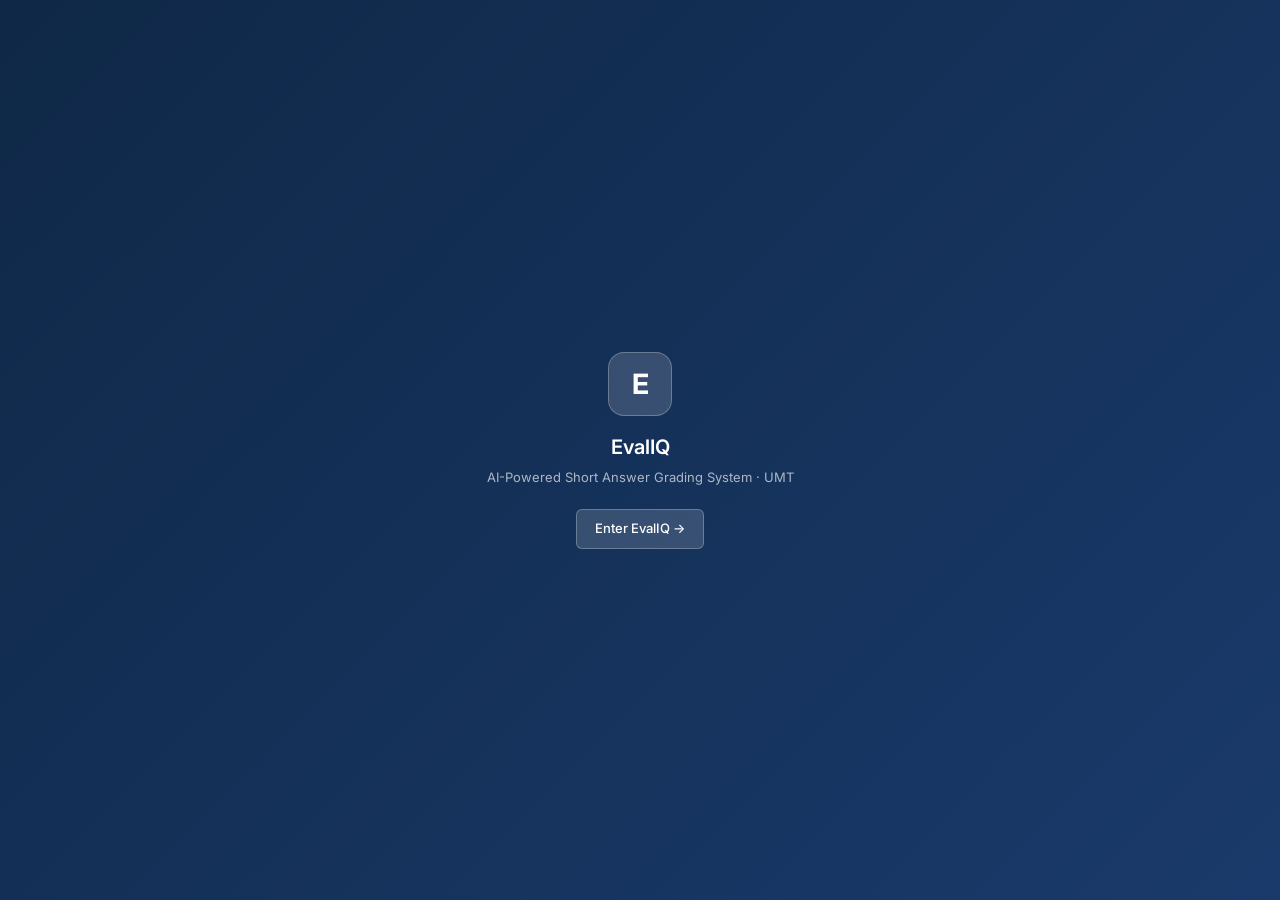
<file: index.html>
<!DOCTYPE html>
<html lang="en">
<head>
<meta charset="UTF-8"/>
<meta name="viewport" content="width=device-width, initial-scale=1"/>
<title>EvalIQ — AI-Powered Short Answer Grading</title>
<meta http-equiv="refresh" content="2; url=pages/login.html"/>
<link href="https://fonts.googleapis.com/css2?family=Inter:wght@300;400;500;600&display=swap" rel="stylesheet"/>
<link rel="stylesheet" href="css/style.css"/>
<style>
  .splash{min-height:100vh;display:flex;align-items:center;justify-content:center;background:linear-gradient(135deg,var(--navy) 0%,#1A3A6B 100%)}
  .splash-box{text-align:center;color:#fff}
  .splash-mark{width:64px;height:64px;background:rgba(255,255,255,.15);border:1px solid rgba(255,255,255,.25);border-radius:16px;display:flex;align-items:center;justify-content:center;font-weight:700;font-size:28px;margin:0 auto 16px}
  .splash-title{font-size:20px;font-weight:600;margin-bottom:6px}
  .splash-sub{font-size:13px;color:rgba(255,255,255,.65);margin-bottom:22px}
  .splash-btn{display:inline-flex;align-items:center;gap:6px;padding:9px 18px;border-radius:var(--r-sm);background:rgba(255,255,255,.15);border:1px solid rgba(255,255,255,.25);color:#fff;font-size:13px;font-weight:500;transition:background .15s}
  .splash-btn:hover{background:rgba(255,255,255,.25)}
</style>
</head>
<body>
<div class="splash">
  <div class="splash-box">
    <div class="splash-mark">E</div>
    <div class="splash-title">EvalIQ</div>
    <div class="splash-sub">AI-Powered Short Answer Grading System · UMT</div>
    <a class="splash-btn" href="pages/login.html">Enter EvalIQ →</a>
  </div>
</div>
</body>
</html>
</file>
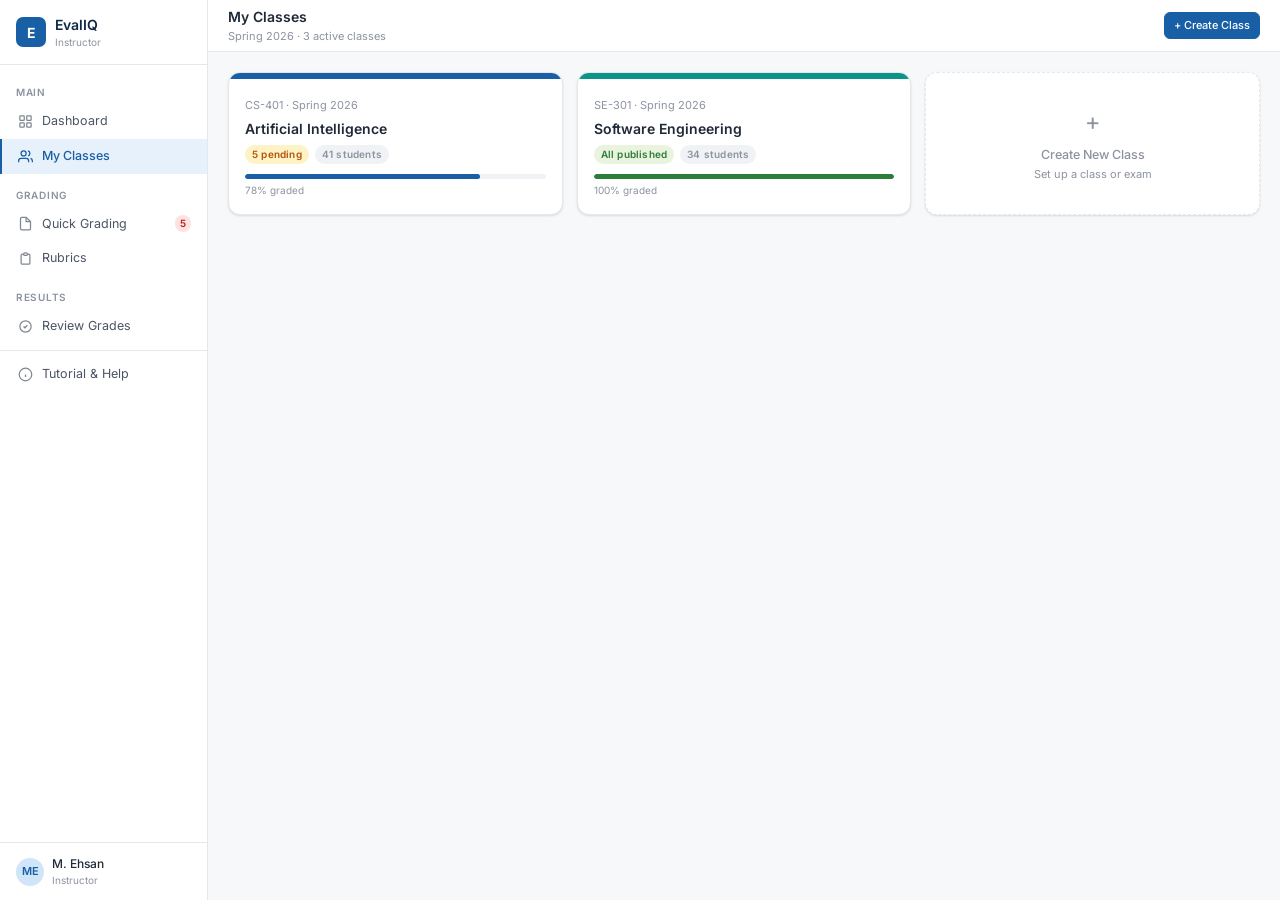
<file: pages/classes.html>
<!DOCTYPE html>
<html lang="en">
<head>
<meta charset="UTF-8"/>
<meta name="viewport" content="width=device-width, initial-scale=1"/>
<title>My Classes — EvalIQ</title>
<link href="https://fonts.googleapis.com/css2?family=Inter:wght@300;400;500;600&display=swap" rel="stylesheet"/>
<link rel="stylesheet" href="../css/style.css"/>
<link rel="stylesheet" href="../css/classes.css"/>

</head>
<body>
<div class="app-shell">
<nav class="sidebar">
  <div class="sb-logo">
    <div class="sb-logo-mark">E</div>
    <div><div class="sb-logo-text">EvalIQ</div><div class="sb-logo-sub">Instructor</div></div>
  </div>
  <div class="sb-nav" style="padding:6px 0">
    <div class="sb-section">Main</div>
    <a class="sb-link" href="dashboard.html"><svg viewBox="0 0 24 24" fill="none" stroke="currentColor" stroke-width="2"><rect x="3" y="3" width="7" height="7" rx="1"/><rect x="14" y="3" width="7" height="7" rx="1"/><rect x="3" y="14" width="7" height="7" rx="1"/><rect x="14" y="14" width="7" height="7" rx="1"/></svg><span class="sb-link-text">Dashboard</span></a>
    <div class="sb-link on"><svg viewBox="0 0 24 24" fill="none" stroke="currentColor" stroke-width="2"><path d="M17 21v-2a4 4 0 00-4-4H5a4 4 0 00-4 4v2"/><circle cx="9" cy="7" r="4"/><path d="M23 21v-2a4 4 0 00-3-3.87"/><path d="M16 3.13a4 4 0 010 7.75"/></svg><span class="sb-link-text">My Classes</span></div>
    <div class="sb-section">Grading</div>
    <a class="sb-link" href="quick-grading.html"><svg viewBox="0 0 24 24" fill="none" stroke="currentColor" stroke-width="2"><path d="M13 2H6a2 2 0 00-2 2v16a2 2 0 002 2h12a2 2 0 002-2V9z"/><polyline points="13 2 13 9 20 9"/></svg><span class="sb-link-text">Quick Grading</span><span class="sb-badge">5</span></a>
    <a class="sb-link" href="rubric-select.html"><svg viewBox="0 0 24 24" fill="none" stroke="currentColor" stroke-width="2"><path d="M9 5H7a2 2 0 00-2 2v12a2 2 0 002 2h10a2 2 0 002-2V7a2 2 0 00-2-2h-2M9 5a2 2 0 002 2h2a2 2 0 002-2M9 5a2 2 0 012-2h2a2 2 0 012 2"/></svg><span class="sb-link-text">Rubrics</span></a>
    <div class="sb-section">Results</div>
    <a class="sb-link" href="review.html"><svg viewBox="0 0 24 24" fill="none" stroke="currentColor" stroke-width="2"><path d="M9 12l2 2 4-4m6 2a9 9 0 11-18 0 9 9 0 0118 0z"/></svg><span class="sb-link-text">Review Grades</span></a>
    <!--*<a class="sb-link" href="analytics.html"><svg viewBox="0 0 24 24" fill="none" stroke="currentColor" stroke-width="2"><path d="M18 20V10M12 20V4M6 20v-6"/></svg><span class="sb-link-text">Analytics</span></a>-->
    <div class="sb-divider"></div>
    <a class="sb-link" href="tutorial.html"><svg viewBox="0 0 24 24" fill="none" stroke="currentColor" stroke-width="2"><circle cx="12" cy="12" r="10"/><path d="M12 16v-4M12 8h.01"/></svg><span class="sb-link-text">Tutorial & Help</span></a>
  </div>
  <div class="sb-footer">
    <div class="avatar">ME</div>
    <div><div class="av-name">M. Ehsan</div><div class="av-role">Instructor</div></div>
  </div>
</nav>
<div class="main-area">
  <div class="topbar">
    <div><div class="tb-title">My Classes</div><div class="tb-sub">Spring 2026 · 3 active classes</div></div>
    <div class="tb-right"><a class="btn btn-primary btn-sm" href="create-class.html">+ Create Class</a></div>
  </div>
  <div class="page-body">
    <div class="g3" style="margin-bottom:16px">
      <a class="class-card" href="quick-grading.html">
        <div class="class-card-top" style="background:#185FA5"></div>
        <div class="class-card-meta">
          <div class="class-card-code">CS-401 · Spring 2026</div>
          <div class="class-card-name">Artificial Intelligence</div>
          <div class="class-card-tags">
            <span class="badge bd-amber">5 pending</span>
            <span class="badge bd-gray">41 students</span>
          </div>
          <div class="prog"><div class="prog-fill" style="width:78%"></div></div>
          <div class="class-card-progress-lbl">78% graded</div>
        </div>
      </a>
      <div class="class-card">
        <div class="class-card-top" style="background:#0D9488"></div>
        <div class="class-card-meta">
          <div class="class-card-code">SE-301 · Spring 2026</div>
          <div class="class-card-name">Software Engineering</div>
          <div class="class-card-tags">
            <span class="badge bd-green">All published</span>
            <span class="badge bd-gray">34 students</span>
          </div>
          <div class="prog"><div class="prog-fill" style="width:100%;background:var(--green)"></div></div>
          <div class="class-card-progress-lbl">100% graded</div>
        </div>
      </div>
      <a class="class-card class-card-new" href="create-class.html">
        <div class="class-card-new-inner">
          <div class="class-card-new-plus">+</div>
          <div style="font-size:12.5px;font-weight:500">Create New Class</div>
          <div style="font-size:11px;margin-top:2px">Set up a class or exam</div>
        </div>
      </a>
    </div>
  </div>
</div>
</div>
<script src="../js/app.js" defer></script>
</body>
</html>
</file>
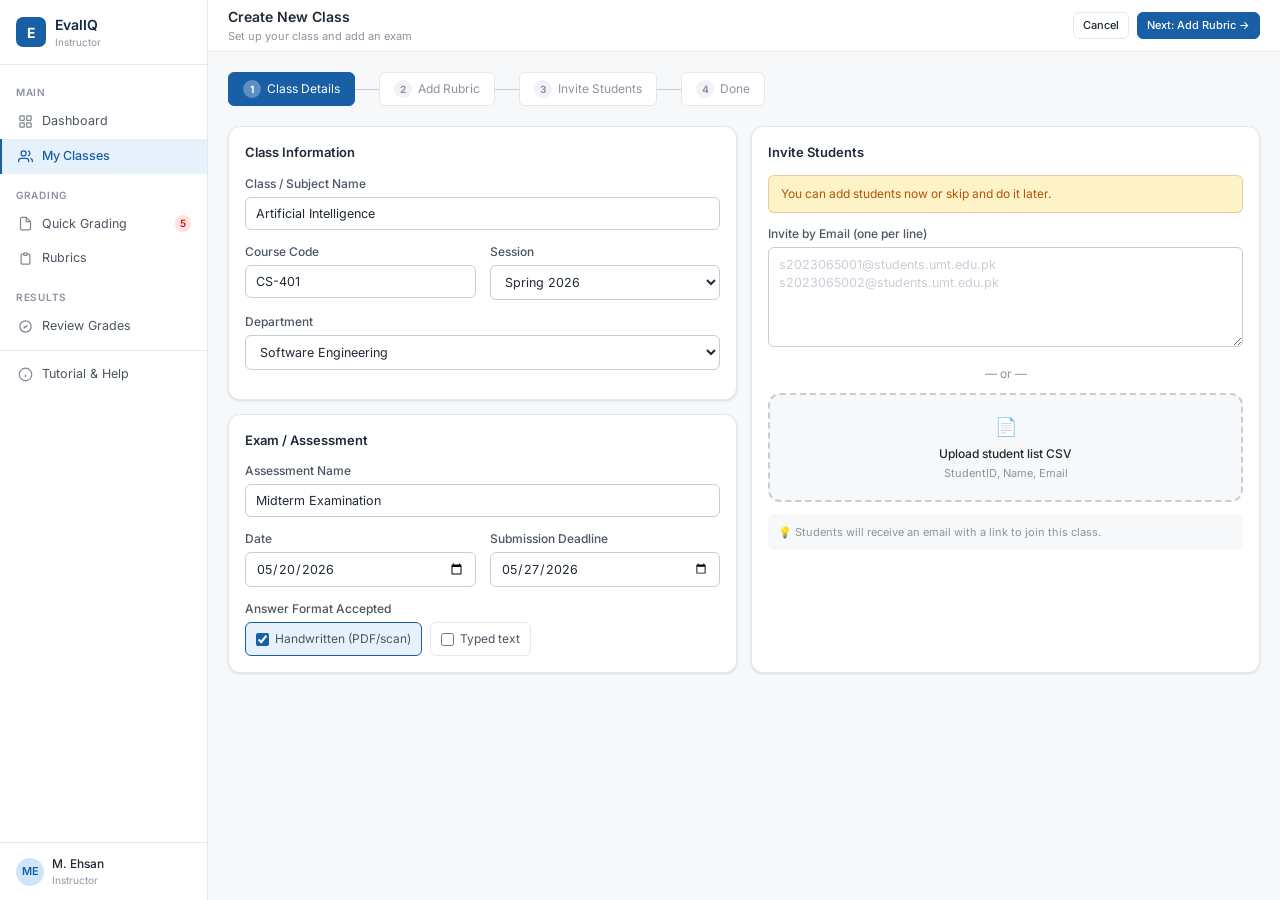
<file: pages/create-class.html>
<!DOCTYPE html>
<html lang="en">
<head>
<meta charset="UTF-8"/>
<meta name="viewport" content="width=device-width, initial-scale=1"/>
<title>Create Class — EvalIQ</title>
<link href="https://fonts.googleapis.com/css2?family=Inter:wght@300;400;500;600&display=swap" rel="stylesheet"/>
<link rel="stylesheet" href="../css/style.css"/>
<link rel="stylesheet" href="../css/classes.css"/>

</head>
<body>
<div class="app-shell">
<nav class="sidebar">
  <div class="sb-logo">
    <div class="sb-logo-mark">E</div>
    <div><div class="sb-logo-text">EvalIQ</div><div class="sb-logo-sub">Instructor</div></div>
  </div>
  <div class="sb-nav" style="padding:6px 0">
    <div class="sb-section">Main</div>
    <a class="sb-link" href="dashboard.html"><svg viewBox="0 0 24 24" fill="none" stroke="currentColor" stroke-width="2"><rect x="3" y="3" width="7" height="7" rx="1"/><rect x="14" y="3" width="7" height="7" rx="1"/><rect x="3" y="14" width="7" height="7" rx="1"/><rect x="14" y="14" width="7" height="7" rx="1"/></svg><span class="sb-link-text">Dashboard</span></a>
    <div class="sb-link on"><svg viewBox="0 0 24 24" fill="none" stroke="currentColor" stroke-width="2"><path d="M17 21v-2a4 4 0 00-4-4H5a4 4 0 00-4 4v2"/><circle cx="9" cy="7" r="4"/><path d="M23 21v-2a4 4 0 00-3-3.87"/><path d="M16 3.13a4 4 0 010 7.75"/></svg><span class="sb-link-text">My Classes</span></div>
    <div class="sb-section">Grading</div>
    <a class="sb-link" href="quick-grading.html"><svg viewBox="0 0 24 24" fill="none" stroke="currentColor" stroke-width="2"><path d="M13 2H6a2 2 0 00-2 2v16a2 2 0 002 2h12a2 2 0 002-2V9z"/><polyline points="13 2 13 9 20 9"/></svg><span class="sb-link-text">Quick Grading</span><span class="sb-badge">5</span></a>
    <a class="sb-link" href="rubric-select.html"><svg viewBox="0 0 24 24" fill="none" stroke="currentColor" stroke-width="2"><path d="M9 5H7a2 2 0 00-2 2v12a2 2 0 002 2h10a2 2 0 002-2V7a2 2 0 00-2-2h-2M9 5a2 2 0 002 2h2a2 2 0 002-2M9 5a2 2 0 012-2h2a2 2 0 012 2"/></svg><span class="sb-link-text">Rubrics</span></a>
    <div class="sb-section">Results</div>
    <a class="sb-link" href="review.html"><svg viewBox="0 0 24 24" fill="none" stroke="currentColor" stroke-width="2"><path d="M9 12l2 2 4-4m6 2a9 9 0 11-18 0 9 9 0 0118 0z"/></svg><span class="sb-link-text">Review Grades</span></a>
    <!--<a class="sb-link" href="analytics.html"><svg viewBox="0 0 24 24" fill="none" stroke="currentColor" stroke-width="2"><path d="M18 20V10M12 20V4M6 20v-6"/></svg><span class="sb-link-text">Analytics</span></a>-->
    <div class="sb-divider"></div>
    <a class="sb-link" href="tutorial.html"><svg viewBox="0 0 24 24" fill="none" stroke="currentColor" stroke-width="2"><circle cx="12" cy="12" r="10"/><path d="M12 16v-4M12 8h.01"/></svg><span class="sb-link-text">Tutorial & Help</span></a>
  </div>
  <div class="sb-footer">
    <div class="avatar">ME</div>
    <div><div class="av-name">M. Ehsan</div><div class="av-role">Instructor</div></div>
  </div>
</nav>
<div class="main-area">
  <div class="topbar">
    <div><div class="tb-title">Create New Class</div><div class="tb-sub">Set up your class and add an exam</div></div>
    <div class="tb-right"><a class="btn btn-sm" href="classes.html">Cancel</a><a class="btn btn-primary btn-sm" href="rubric-select.html">Next: Add Rubric →</a></div>
  </div>
  <div class="page-body">
    <div class="cc-steps">
      <div class="cc-step active"><span class="cc-step-num">1</span>Class Details</div>
      <div class="cc-step-divider"></div>
      <div class="cc-step"><span class="cc-step-num">2</span>Add Rubric</div>
      <div class="cc-step-divider"></div>
      <div class="cc-step"><span class="cc-step-num">3</span>Invite Students</div>
      <div class="cc-step-divider"></div>
      <div class="cc-step"><span class="cc-step-num">4</span>Done</div>
    </div>

    <div class="g2">
      <div>
        <div class="card" style="margin-bottom:14px">
          <div class="card-title">Class Information</div>
          <div class="form-group"><label class="form-label">Class / Subject Name</label><input class="form-input" value="Artificial Intelligence" placeholder="e.g. Artificial Intelligence"/></div>
          <div class="g2">
            <div class="form-group"><label class="form-label">Course Code</label><input class="form-input" value="CS-401"/></div>
            <div class="form-group"><label class="form-label">Session</label><select class="form-input"><option>Spring 2026</option><option>Fall 2025</option></select></div>
          </div>
          <div class="form-group"><label class="form-label">Department</label><select class="form-input"><option>Software Engineering</option><option>Computer Science</option></select></div>
        </div>
        <div class="card">
          <div class="card-title">Exam / Assessment</div>
          <div class="form-group"><label class="form-label">Assessment Name</label><input class="form-input" value="Midterm Examination" placeholder="e.g. Midterm, Quiz 1"/></div>
          <div class="g2">
            <div class="form-group"><label class="form-label">Date</label><input class="form-input" type="date" value="2026-05-20"/></div>
            <div class="form-group"><label class="form-label">Submission Deadline</label><input class="form-input" type="date" value="2026-05-27"/></div>
          </div>
          <div class="form-group" style="margin-bottom:0">
            <label class="form-label">Answer Format Accepted</label>
            <div class="format-options">
              <label class="format-option checked"><input type="checkbox" checked/> Handwritten (PDF/scan)</label>
              <label class="format-option"><input type="checkbox"/> Typed text</label>
            </div>
          </div>
        </div>
      </div>
      <div class="card">
        <div class="card-title">Invite Students</div>
        <div class="notif warn" style="margin-bottom:12px"><span>You can add students now or skip and do it later.</span></div>
        <div class="form-group"><label class="form-label">Invite by Email (one per line)</label><textarea class="form-input" style="height:100px" placeholder="s2023065001@students.umt.edu.pk&#10;s2023065002@students.umt.edu.pk"></textarea></div>
        <div style="text-align:center;font-size:12px;color:var(--gray5);margin:10px 0">— or —</div>
        <div class="upload-zone" style="padding:18px">
          <div style="font-size:18px;margin-bottom:5px;color:var(--gray4)">📄</div>
          <div style="font-size:12px;font-weight:500">Upload student list CSV</div>
          <div style="font-size:11px;color:var(--gray5);margin-top:2px">StudentID, Name, Email</div>
        </div>
        <div style="margin-top:12px;padding:10px;background:var(--gray1);border-radius:var(--r-sm);font-size:11px;color:var(--gray5)">
          💡 Students will receive an email with a link to join this class.
        </div>
      </div>
    </div>
  </div>
</div>
</div>
<script src="../js/app.js" defer></script>
</body>
</html>
</file>
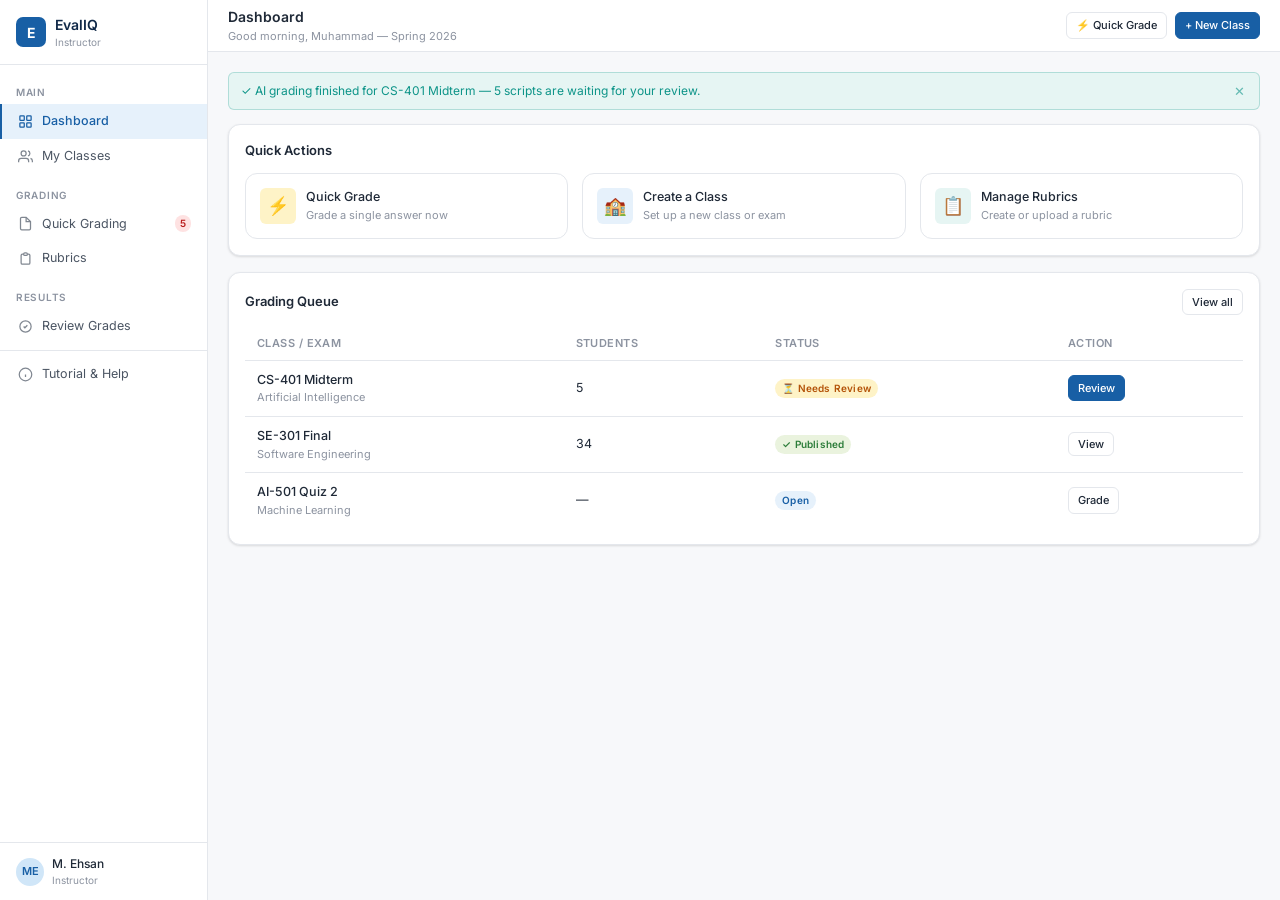
<file: pages/dashboard.html>
<!DOCTYPE html>
<html lang="en">
<head>
<meta charset="UTF-8"/>
<meta name="viewport" content="width=device-width, initial-scale=1"/>
<title>Dashboard — EvalIQ</title>
<link href="https://fonts.googleapis.com/css2?family=Inter:wght@300;400;500;600&display=swap" rel="stylesheet"/>
<link rel="stylesheet" href="../css/style.css"/>
<link rel="stylesheet" href="../css/dashboard.css"/>

</head>
<body>
<div class="app-shell">
<nav class="sidebar">
  <div class="sb-logo">
    <div class="sb-logo-mark">E</div>
    <div><div class="sb-logo-text">EvalIQ</div><div class="sb-logo-sub">Instructor</div></div>
  </div>
  <div class="sb-nav" style="padding:6px 0">
    <div class="sb-section">Main</div>
    <div class="sb-link on"><svg viewBox="0 0 24 24" fill="none" stroke="currentColor" stroke-width="2"><rect x="3" y="3" width="7" height="7" rx="1"/><rect x="14" y="3" width="7" height="7" rx="1"/><rect x="3" y="14" width="7" height="7" rx="1"/><rect x="14" y="14" width="7" height="7" rx="1"/></svg><span class="sb-link-text">Dashboard</span></div>
    <a class="sb-link" href="classes.html"><svg viewBox="0 0 24 24" fill="none" stroke="currentColor" stroke-width="2"><path d="M17 21v-2a4 4 0 00-4-4H5a4 4 0 00-4 4v2"/><circle cx="9" cy="7" r="4"/><path d="M23 21v-2a4 4 0 00-3-3.87"/><path d="M16 3.13a4 4 0 010 7.75"/></svg><span class="sb-link-text">My Classes</span></a>
    <div class="sb-section">Grading</div>
    <a class="sb-link" href="quick-grading.html"><svg viewBox="0 0 24 24" fill="none" stroke="currentColor" stroke-width="2"><path d="M13 2H6a2 2 0 00-2 2v16a2 2 0 002 2h12a2 2 0 002-2V9z"/><polyline points="13 2 13 9 20 9"/></svg><span class="sb-link-text">Quick Grading</span><span class="sb-badge">5</span></a>
    <a class="sb-link" href="rubric-select.html"><svg viewBox="0 0 24 24" fill="none" stroke="currentColor" stroke-width="2"><path d="M9 5H7a2 2 0 00-2 2v12a2 2 0 002 2h10a2 2 0 002-2V7a2 2 0 00-2-2h-2M9 5a2 2 0 002 2h2a2 2 0 002-2M9 5a2 2 0 012-2h2a2 2 0 012 2"/></svg><span class="sb-link-text">Rubrics</span></a>
    <div class="sb-section">Results</div>
    <a class="sb-link" href="review.html"><svg viewBox="0 0 24 24" fill="none" stroke="currentColor" stroke-width="2"><path d="M9 12l2 2 4-4m6 2a9 9 0 11-18 0 9 9 0 0118 0z"/></svg><span class="sb-link-text">Review Grades</span></a>
    <!--<a class="sb-link" href="analytics.html"><svg viewBox="0 0 24 24" fill="none" stroke="currentColor" stroke-width="2"><path d="M18 20V10M12 20V4M6 20v-6"/></svg><span class="sb-link-text">Analytics</span></a>-->
    <div class="sb-divider"></div>
    <a class="sb-link" href="tutorial.html"><svg viewBox="0 0 24 24" fill="none" stroke="currentColor" stroke-width="2"><circle cx="12" cy="12" r="10"/><path d="M12 16v-4M12 8h.01"/></svg><span class="sb-link-text">Tutorial & Help</span></a>
  </div>
  <div class="sb-footer">
    <div class="avatar">ME</div>
    <div><div class="av-name">M. Ehsan</div><div class="av-role">Instructor</div></div>
  </div>
</nav>
<div class="main-area">
  <div class="topbar">
    <div><div class="tb-title">Dashboard</div><div class="tb-sub">Good morning, Muhammad — Spring 2026</div></div>
    <div class="tb-right"><a class="btn btn-sm" href="quick-grading.html">⚡ Quick Grade</a><a class="btn btn-primary btn-sm" href="create-class.html">+ New Class</a></div>
  </div>
  <div class="page-body">
    <div class="notif">
      <span>✓ AI grading finished for CS-401 Midterm — 5 scripts are waiting for your review.</span>
      <button class="notif-close" type="button">✕</button>
    </div>

    <!-- Stats -->
   <!-- <div class="g4" style="margin-bottom:18px">
      <div class="stat stat-amber"><div class="stat-num" data-count="5">0</div><div class="stat-lbl">Pending Review</div><div class="stat-chg" style="color:var(--amber)">↑ 2 added today</div></div>
      <div class="stat"><div class="stat-num" data-count="41">0</div><div class="stat-lbl">Graded &amp; Published</div><div class="stat-chg" style="color:var(--green)">✓ All approved</div></div>
      <div class="stat"><div class="stat-num" data-count="3">0</div><div class="stat-lbl">Active Classes</div><div class="stat-chg" style="color:var(--gray5)">1 exam open</div></div>
      <div class="stat stat-teal"><div class="stat-num" data-count="0.84">0</div><div class="stat-lbl">Avg AI Accuracy (PCC)</div><div class="stat-chg" style="color:var(--green)">↑ Above 0.80 target</div></div>
    </div>
  -->
    <!-- Quick actions -->
    <div class="card" style="margin-bottom:16px">
      <div class="card-title">Quick Actions</div>
      <div class="g3">
        <a class="quick-action" href="quick-grading.html">
          <div class="quick-action-icon" style="background:var(--amber-light)">⚡</div>
          <div><div class="quick-action-title">Quick Grade</div><div class="quick-action-sub">Grade a single answer now</div></div>
        </a>
        <a class="quick-action" href="create-class.html">
          <div class="quick-action-icon" style="background:var(--blue-light)">🏫</div>
          <div><div class="quick-action-title">Create a Class</div><div class="quick-action-sub">Set up a new class or exam</div></div>
        </a>
        <a class="quick-action" href="rubric-select.html">
          <div class="quick-action-icon" style="background:var(--teal-light)">📋</div>
          <div><div class="quick-action-title">Manage Rubrics</div><div class="quick-action-sub">Create or upload a rubric</div></div>
        </a>
      </div>
    </div>

    <!-- Grading queue -->
    <div class="card">
      <div style="display:flex;justify-content:space-between;align-items:center;margin-bottom:12px">
        <div class="card-title" style="margin-bottom:0">Grading Queue</div>
        <a class="btn btn-sm" href="review.html">View all</a>
      </div>
      <table class="tbl">
        <thead><tr><th>Class / Exam</th><th>Students</th><th>Status</th><th>Action</th></tr></thead>
        <tbody>
          <tr><td><div style="font-weight:500">CS-401 Midterm</div><div style="font-size:11px;color:var(--gray5)">Artificial Intelligence</div></td><td>5</td><td><span class="badge bd-amber">⏳ Needs Review</span></td><td><a class="btn btn-primary btn-sm" href="review.html">Review</a></td></tr>
          <tr><td><div style="font-weight:500">SE-301 Final</div><div style="font-size:11px;color:var(--gray5)">Software Engineering</div></td><td>34</td><td><span class="badge bd-green">✓ Published</span></td><td><button class="btn btn-sm" type="button">View</button></td></tr>
          <tr><td><div style="font-weight:500">AI-501 Quiz 2</div><div style="font-size:11px;color:var(--gray5)">Machine Learning</div></td><td>—</td><td><span class="badge bd-blue">Open</span></td><td><a class="btn btn-sm" href="quick-grading.html">Grade</a></td></tr>
        </tbody>
      </table>
    </div>
  </div>
</div>
</div>
<script src="../js/app.js" defer></script>
<script src="../js/dashboard.js" defer></script>
</body>
</html>
</file>
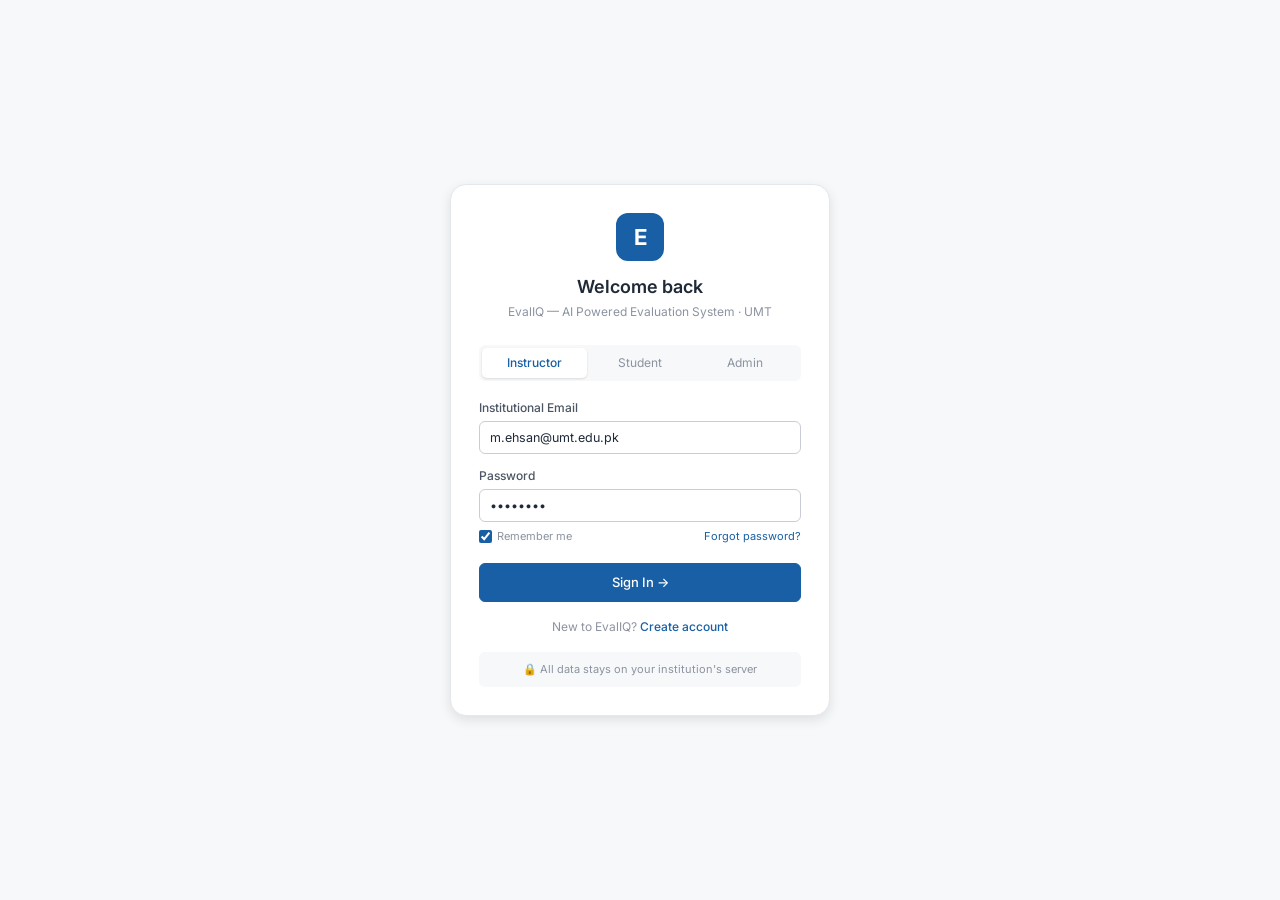
<file: pages/login.html>
<!DOCTYPE html>
<html lang="en">
<head>
<meta charset="UTF-8"/>
<meta name="viewport" content="width=device-width, initial-scale=1"/>
<title>Login — EvalIQ</title>
<link href="https://fonts.googleapis.com/css2?family=Inter:wght@300;400;500;600&display=swap" rel="stylesheet"/>
<link rel="stylesheet" href="../css/style.css"/>

</head>
<body>
<div class="auth-page">
  <div class="auth-box">
    <div style="text-align:center;margin-bottom:24px">
      <div class="auth-mark">E</div>
      <div style="font-size:18px;font-weight:600;color:var(--gray7)">Welcome back</div>
      <div style="font-size:12px;color:var(--gray5);margin-top:3px">EvalIQ — AI Powered Evaluation System · UMT</div>
    </div>

    <div class="role-tabs">
      <div class="role-tab active">Instructor</div>
      <div class="role-tab">Student</div>
      <div class="role-tab">Admin</div>
    </div>

    <div class="form-group">
      <label class="form-label">Institutional Email</label>
      <input class="form-input" type="email" value="m.ehsan@umt.edu.pk" placeholder="name@umt.edu.pk"/>
    </div>
    <div class="form-group" style="margin-bottom:6px">
      <label class="form-label">Password</label>
      <input class="form-input" type="password" value="••••••••"/>
    </div>
    <div style="display:flex;justify-content:space-between;margin-bottom:18px">
      <label style="display:flex;align-items:center;gap:5px;font-size:11px;color:var(--gray5);cursor:pointer"><input type="checkbox" checked style="accent-color:var(--blue)"/> Remember me</label>
      <span style="font-size:11px;color:var(--blue);cursor:pointer">Forgot password?</span>
    </div>
    <a class="btn btn-primary btn-full" href="dashboard.html">Sign In →</a>
    <div style="text-align:center;margin-top:16px;font-size:12px;color:var(--gray5)">
      New to EvalIQ? <a href="signup.html" style="color:var(--blue);font-weight:500">Create account</a>
    </div>
    <div style="margin-top:16px;background:var(--gray1);border-radius:var(--r-sm);padding:9px 12px;text-align:center;font-size:11px;color:var(--gray5)">
      🔒 All data stays on your institution's server
    </div>
  </div>
</div>
<script src="../js/app.js" defer></script>
</body>
</html>
</file>
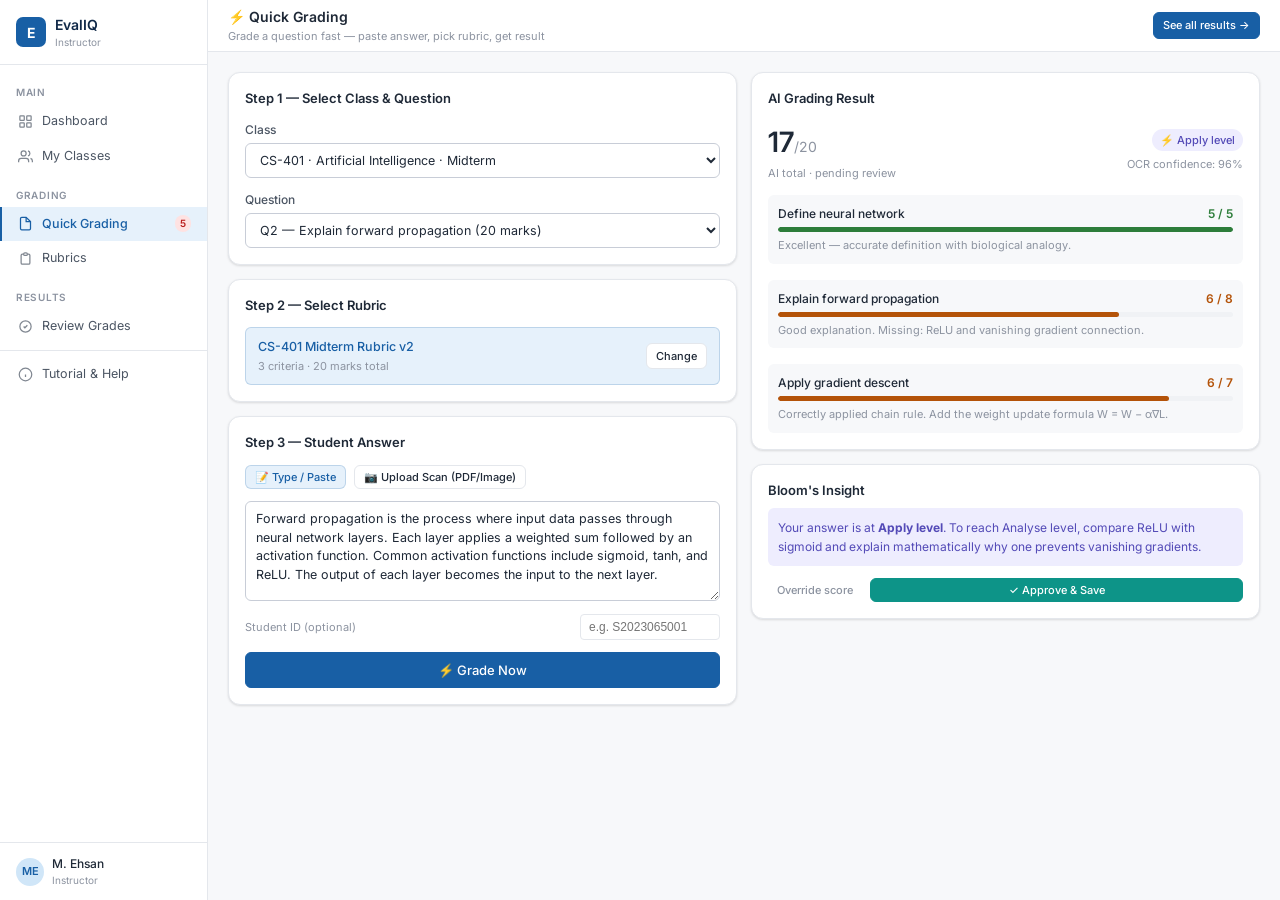
<file: pages/quick-grading.html>
<!DOCTYPE html>
<html lang="en">
<head>
<meta charset="UTF-8"/>
<meta name="viewport" content="width=device-width, initial-scale=1"/>
<title>Quick Grading — EvalIQ</title>
<link href="https://fonts.googleapis.com/css2?family=Inter:wght@300;400;500;600&display=swap" rel="stylesheet"/>
<link rel="stylesheet" href="../css/style.css"/>
<link rel="stylesheet" href="../css/grading.css"/>

</head>
<body>
<div class="app-shell">
<nav class="sidebar">
  <div class="sb-logo">
    <div class="sb-logo-mark">E</div>
    <div><div class="sb-logo-text">EvalIQ</div><div class="sb-logo-sub">Instructor</div></div>
  </div>
  <div class="sb-nav" style="padding:6px 0">
    <div class="sb-section">Main</div>
    <a class="sb-link" href="dashboard.html"><svg viewBox="0 0 24 24" fill="none" stroke="currentColor" stroke-width="2"><rect x="3" y="3" width="7" height="7" rx="1"/><rect x="14" y="3" width="7" height="7" rx="1"/><rect x="3" y="14" width="7" height="7" rx="1"/><rect x="14" y="14" width="7" height="7" rx="1"/></svg><span class="sb-link-text">Dashboard</span></a>
    <a class="sb-link" href="classes.html"><svg viewBox="0 0 24 24" fill="none" stroke="currentColor" stroke-width="2"><path d="M17 21v-2a4 4 0 00-4-4H5a4 4 0 00-4 4v2"/><circle cx="9" cy="7" r="4"/><path d="M23 21v-2a4 4 0 00-3-3.87"/><path d="M16 3.13a4 4 0 010 7.75"/></svg><span class="sb-link-text">My Classes</span></a>
    <div class="sb-section">Grading</div>
    <div class="sb-link on"><svg viewBox="0 0 24 24" fill="none" stroke="currentColor" stroke-width="2"><path d="M13 2H6a2 2 0 00-2 2v16a2 2 0 002 2h12a2 2 0 002-2V9z"/><polyline points="13 2 13 9 20 9"/></svg><span class="sb-link-text">Quick Grading</span><span class="sb-badge">5</span></div>
    <a class="sb-link" href="rubric-select.html"><svg viewBox="0 0 24 24" fill="none" stroke="currentColor" stroke-width="2"><path d="M9 5H7a2 2 0 00-2 2v12a2 2 0 002 2h10a2 2 0 002-2V7a2 2 0 00-2-2h-2M9 5a2 2 0 002 2h2a2 2 0 002-2M9 5a2 2 0 012-2h2a2 2 0 012 2"/></svg><span class="sb-link-text">Rubrics</span></a>
    <div class="sb-section">Results</div>
    <a class="sb-link" href="review.html"><svg viewBox="0 0 24 24" fill="none" stroke="currentColor" stroke-width="2"><path d="M9 12l2 2 4-4m6 2a9 9 0 11-18 0 9 9 0 0118 0z"/></svg><span class="sb-link-text">Review Grades</span></a>
    <!--<a class="sb-link" href="analytics.html"><svg viewBox="0 0 24 24" fill="none" stroke="currentColor" stroke-width="2"><path d="M18 20V10M12 20V4M6 20v-6"/></svg><span class="sb-link-text">Analytics</span></a>-->
    <div class="sb-divider"></div>
    <a class="sb-link" href="tutorial.html"><svg viewBox="0 0 24 24" fill="none" stroke="currentColor" stroke-width="2"><circle cx="12" cy="12" r="10"/><path d="M12 16v-4M12 8h.01"/></svg><span class="sb-link-text">Tutorial & Help</span></a>
  </div>
  <div class="sb-footer">
    <div class="avatar">ME</div>
    <div><div class="av-name">M. Ehsan</div><div class="av-role">Instructor</div></div>
  </div>
</nav>
<div class="main-area">
  <div class="topbar">
    <div><div class="tb-title">⚡ Quick Grading</div><div class="tb-sub">Grade a question fast — paste answer, pick rubric, get result</div></div>
    <div class="tb-right"><a class="btn btn-primary btn-sm" href="review.html">See all results →</a></div>
  </div>
  <div class="page-body">
    <div class="g2" style="align-items:start">

      <!-- LEFT: Input -->
      <div>
        <div class="card" style="margin-bottom:14px">
          <div class="card-title">Step 1 — Select Class &amp; Question</div>
          <div class="form-group">
            <label class="form-label">Class</label>
            <select class="form-input">
              <option>CS-401 · Artificial Intelligence · Midterm</option>
              <option>SE-301 · Software Engineering · Final</option>
            </select>
          </div>
          <div class="form-group" style="margin-bottom:0">
            <label class="form-label">Question</label>
            <select class="form-input">
              <option>Q2 — Explain forward propagation (20 marks)</option>
              <option>Q1 — Define neural network (10 marks)</option>
            </select>
          </div>
        </div>

        <div class="card" style="margin-bottom:14px">
          <div class="card-title">Step 2 — Select Rubric</div>
          <div class="rubric-pill">
            <div>
              <div class="rubric-pill-name">CS-401 Midterm Rubric v2</div>
              <div class="rubric-pill-meta">3 criteria · 20 marks total</div>
            </div>
            <a class="btn btn-sm" href="rubric-select.html">Change</a>
          </div>
        </div>

        <div class="card">
          <div class="card-title">Step 3 — Student Answer</div>
          <div class="input-mode">
            <button class="btn btn-sm input-mode-btn active" type="button">📝 Type / Paste</button>
            <button class="btn btn-sm input-mode-btn" type="button">📷 Upload Scan (PDF/Image)</button>
          </div>
          <textarea class="form-input" style="height:100px;margin-bottom:0">Forward propagation is the process where input data passes through neural network layers. Each layer applies a weighted sum followed by an activation function. Common activation functions include sigmoid, tanh, and ReLU. The output of each layer becomes the input to the next layer.</textarea>
          <div style="display:flex;justify-content:space-between;align-items:center;margin-top:8px">
            <span style="font-size:11px;color:var(--gray5)">Student ID (optional)</span>
            <input style="width:140px;padding:5px 8px;font-size:12px;border:1px solid var(--border);border-radius:4px;" placeholder="e.g. S2023065001"/>
          </div>
          <button class="btn btn-primary btn-full" id="grade-now-btn" type="button" style="margin-top:12px">⚡ Grade Now</button>
        </div>
      </div>

      <!-- RIGHT: Result -->
      <div>
        <div class="card" id="ai-result-panel" style="margin-bottom:14px;transition:opacity .2s">
          <div class="card-title">AI Grading Result</div>
          <div style="display:flex;align-items:center;justify-content:space-between;margin-bottom:14px">
            <div>
              <div class="result-score">17<small>/20</small></div>
              <div class="result-meta">AI total · pending review</div>
            </div>
            <div style="text-align:right">
              <span class="bloom bl-3">⚡ Apply level</span>
              <div class="result-meta" style="margin-top:5px">OCR confidence: 96%</div>
            </div>
          </div>
          <div style="display:flex;flex-direction:column;gap:8px">
            <div class="criterion-result">
              <div class="criterion-result-head"><span class="criterion-result-name">Define neural network</span><span class="criterion-result-score" style="color:var(--green)">5 / 5</span></div>
              <div class="prog"><div class="prog-fill" style="width:100%;background:var(--green)"></div></div>
              <div class="criterion-result-note">Excellent — accurate definition with biological analogy.</div>
            </div>
            <div class="criterion-result">
              <div class="criterion-result-head"><span class="criterion-result-name">Explain forward propagation</span><span class="criterion-result-score" style="color:var(--amber)">6 / 8</span></div>
              <div class="prog"><div class="prog-fill" style="width:75%;background:var(--amber)"></div></div>
              <div class="criterion-result-note">Good explanation. Missing: ReLU and vanishing gradient connection.</div>
            </div>
            <div class="criterion-result">
              <div class="criterion-result-head"><span class="criterion-result-name">Apply gradient descent</span><span class="criterion-result-score" style="color:var(--amber)">6 / 7</span></div>
              <div class="prog"><div class="prog-fill" style="width:86%;background:var(--amber)"></div></div>
              <div class="criterion-result-note">Correctly applied chain rule. Add the weight update formula W = W − α∇L.</div>
            </div>
          </div>
        </div>
        <div class="card">
          <div class="card-title" style="margin-bottom:8px">Bloom's Insight</div>
          <div class="insight-box">Your answer is at <strong>Apply level</strong>. To reach Analyse level, compare ReLU with sigmoid and explain mathematically why one prevents vanishing gradients.</div>
          <div style="display:flex;gap:8px;margin-top:12px">
            <button class="btn btn-sm btn-ghost" type="button">Override score</button>
            <button class="btn btn-sm btn-teal" style="flex:1;justify-content:center" type="button">✓ Approve &amp; Save</button>
          </div>
        </div>
      </div>
    </div>
  </div>
</div>
</div>
<script src="../js/app.js" defer></script>
<script src="../js/grading.js" defer></script>
</body>
</html>
</file>
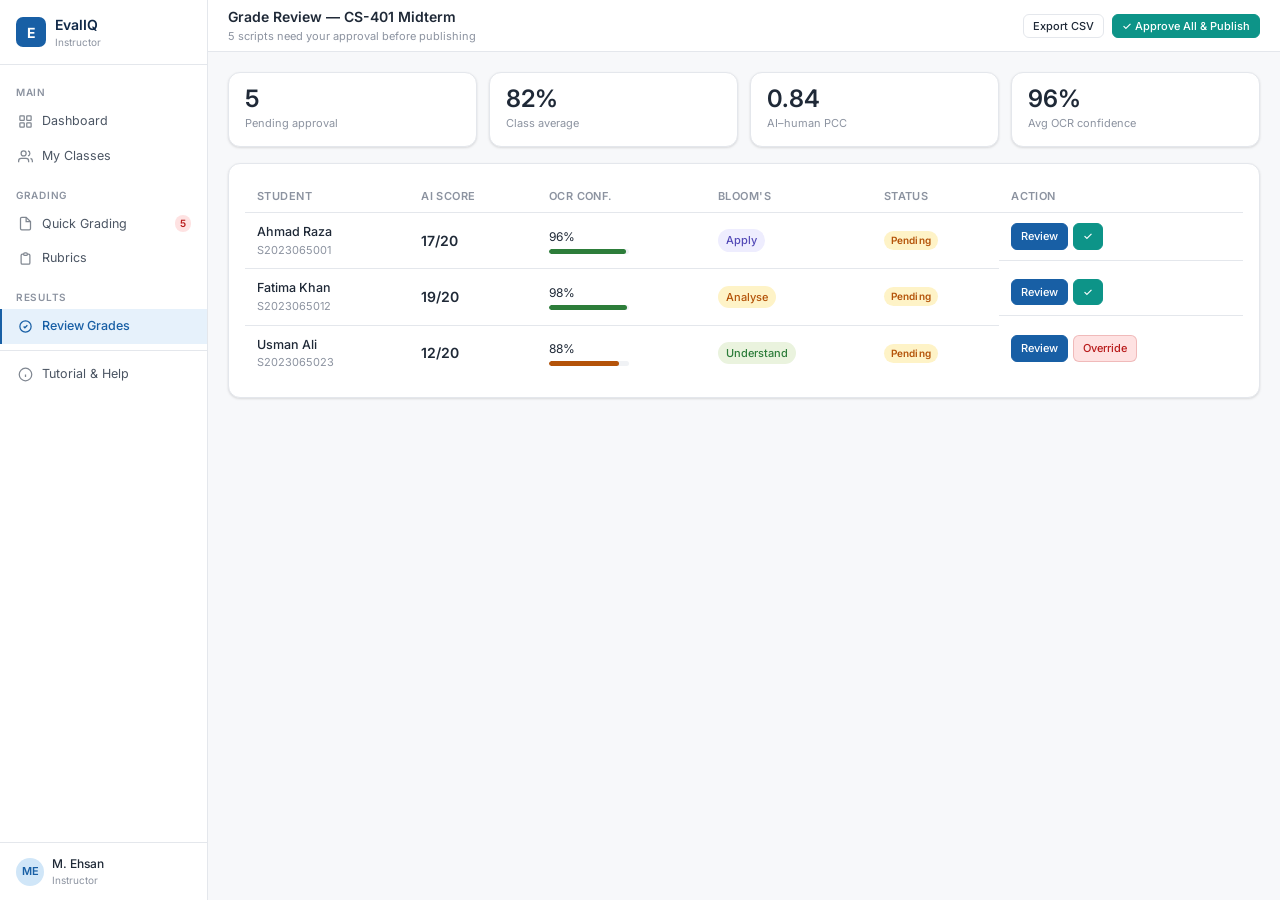
<file: pages/review.html>
<!DOCTYPE html>
<html lang="en">
<head>
<meta charset="UTF-8"/>
<meta name="viewport" content="width=device-width, initial-scale=1"/>
<title>Grade Review — EvalIQ</title>
<link href="https://fonts.googleapis.com/css2?family=Inter:wght@300;400;500;600&display=swap" rel="stylesheet"/>
<link rel="stylesheet" href="../css/style.css"/>
<link rel="stylesheet" href="../css/grading.css"/>

</head>
<body>
<div class="app-shell">
<nav class="sidebar">
  <div class="sb-logo">
    <div class="sb-logo-mark">E</div>
    <div><div class="sb-logo-text">EvalIQ</div><div class="sb-logo-sub">Instructor</div></div>
  </div>
  <div class="sb-nav" style="padding:6px 0">
    <div class="sb-section">Main</div>
    <a class="sb-link" href="dashboard.html"><svg viewBox="0 0 24 24" fill="none" stroke="currentColor" stroke-width="2"><rect x="3" y="3" width="7" height="7" rx="1"/><rect x="14" y="3" width="7" height="7" rx="1"/><rect x="3" y="14" width="7" height="7" rx="1"/><rect x="14" y="14" width="7" height="7" rx="1"/></svg><span class="sb-link-text">Dashboard</span></a>
    <a class="sb-link" href="classes.html"><svg viewBox="0 0 24 24" fill="none" stroke="currentColor" stroke-width="2"><path d="M17 21v-2a4 4 0 00-4-4H5a4 4 0 00-4 4v2"/><circle cx="9" cy="7" r="4"/><path d="M23 21v-2a4 4 0 00-3-3.87"/><path d="M16 3.13a4 4 0 010 7.75"/></svg><span class="sb-link-text">My Classes</span></a>
    <div class="sb-section">Grading</div>
    <a class="sb-link" href="quick-grading.html"><svg viewBox="0 0 24 24" fill="none" stroke="currentColor" stroke-width="2"><path d="M13 2H6a2 2 0 00-2 2v16a2 2 0 002 2h12a2 2 0 002-2V9z"/><polyline points="13 2 13 9 20 9"/></svg><span class="sb-link-text">Quick Grading</span><span class="sb-badge">5</span></a>
    <a class="sb-link" href="rubric-select.html"><svg viewBox="0 0 24 24" fill="none" stroke="currentColor" stroke-width="2"><path d="M9 5H7a2 2 0 00-2 2v12a2 2 0 002 2h10a2 2 0 002-2V7a2 2 0 00-2-2h-2M9 5a2 2 0 002 2h2a2 2 0 002-2M9 5a2 2 0 012-2h2a2 2 0 012 2"/></svg><span class="sb-link-text">Rubrics</span></a>
    <div class="sb-section">Results</div>
    <div class="sb-link on"><svg viewBox="0 0 24 24" fill="none" stroke="currentColor" stroke-width="2"><path d="M9 12l2 2 4-4m6 2a9 9 0 11-18 0 9 9 0 0118 0z"/></svg><span class="sb-link-text">Review Grades</span></div>
    <!--<a class="sb-link" href="analytics.html"><svg viewBox="0 0 24 24" fill="none" stroke="currentColor" stroke-width="2"><path d="M18 20V10M12 20V4M6 20v-6"/></svg><span class="sb-link-text">Analytics</span></a>-->
    <div class="sb-divider"></div>
    <a class="sb-link" href="tutorial.html"><svg viewBox="0 0 24 24" fill="none" stroke="currentColor" stroke-width="2"><circle cx="12" cy="12" r="10"/><path d="M12 16v-4M12 8h.01"/></svg><span class="sb-link-text">Tutorial & Help</span></a>
  </div>
  <div class="sb-footer">
    <div class="avatar">ME</div>
    <div><div class="av-name">M. Ehsan</div><div class="av-role">Instructor</div></div>
  </div>
</nav>
<div class="main-area">
  <div class="topbar">
    <div><div class="tb-title">Grade Review — CS-401 Midterm</div><div class="tb-sub">5 scripts need your approval before publishing</div></div>
    <div class="tb-right"><button class="btn btn-sm" type="button">Export CSV</button><button class="btn btn-teal btn-sm" type="button">✓ Approve All &amp; Publish</button></div>
  </div>
  <div class="page-body">
    <div class="g4" style="margin-bottom:16px">
      <div class="stat stat-amber"><div class="stat-num">5</div><div class="stat-lbl">Pending approval</div></div>
      <div class="stat"><div class="stat-num">82%</div><div class="stat-lbl">Class average</div></div>
      <div class="stat stat-teal"><div class="stat-num">0.84</div><div class="stat-lbl">AI–human PCC</div></div>
      <div class="stat"><div class="stat-num">96%</div><div class="stat-lbl">Avg OCR confidence</div></div>
    </div>
    <div class="card">
      <table class="tbl">
        <thead><tr><th>Student</th><th>AI Score</th><th>OCR Conf.</th><th>Bloom's</th><th>Status</th><th>Action</th></tr></thead>
        <tbody>
          <tr>
            <td><div style="font-weight:500">Ahmad Raza</div><div style="font-size:11px;color:var(--gray5)">S2023065001</div></td>
            <td><span style="font-size:14px;font-weight:600">17/20</span></td>
            <td class="conf-cell"><div style="font-size:12px">96%</div><div class="prog"><div class="prog-fill" style="width:96%;background:var(--green)"></div></div></td>
            <td><span class="bloom bl-3">Apply</span></td>
            <td><span class="badge bd-amber js-row-status">Pending</span></td>
            <td style="display:flex;gap:5px;padding:10px 12px"><a class="btn btn-sm btn-primary" href="student-view.html">Review</a><button class="btn btn-sm btn-teal js-approve-row" type="button">✓</button></td>
          </tr>
          <tr>
            <td><div style="font-weight:500">Fatima Khan</div><div style="font-size:11px;color:var(--gray5)">S2023065012</div></td>
            <td><span style="font-size:14px;font-weight:600">19/20</span></td>
            <td class="conf-cell"><div style="font-size:12px">98%</div><div class="prog"><div class="prog-fill" style="width:98%;background:var(--green)"></div></div></td>
            <td><span class="bloom bl-4">Analyse</span></td>
            <td><span class="badge bd-amber js-row-status">Pending</span></td>
            <td style="display:flex;gap:5px;padding:10px 12px"><a class="btn btn-sm btn-primary" href="student-view.html">Review</a><button class="btn btn-sm btn-teal js-approve-row" type="button">✓</button></td>
          </tr>
          <tr>
            <td><div style="font-weight:500">Usman Ali</div><div style="font-size:11px;color:var(--gray5)">S2023065023</div></td>
            <td><span style="font-size:14px;font-weight:600">12/20</span></td>
            <td class="conf-cell"><div style="font-size:12px">88%</div><div class="prog"><div class="prog-fill" style="width:88%;background:var(--amber)"></div></div></td>
            <td><span class="bloom bl-2">Understand</span></td>
            <td><span class="badge bd-amber js-row-status">Pending</span></td>
            <td style="display:flex;gap:5px;padding:10px 12px"><a class="btn btn-sm btn-primary" href="student-view.html">Review</a><button class="btn btn-sm btn-danger" type="button">Override</button></td>
          </tr>
        </tbody>
      </table>
    </div>
  </div>
</div>
</div>
<script src="../js/app.js" defer></script>
<script src="../js/grading.js" defer></script>
</body>
</html>
</file>
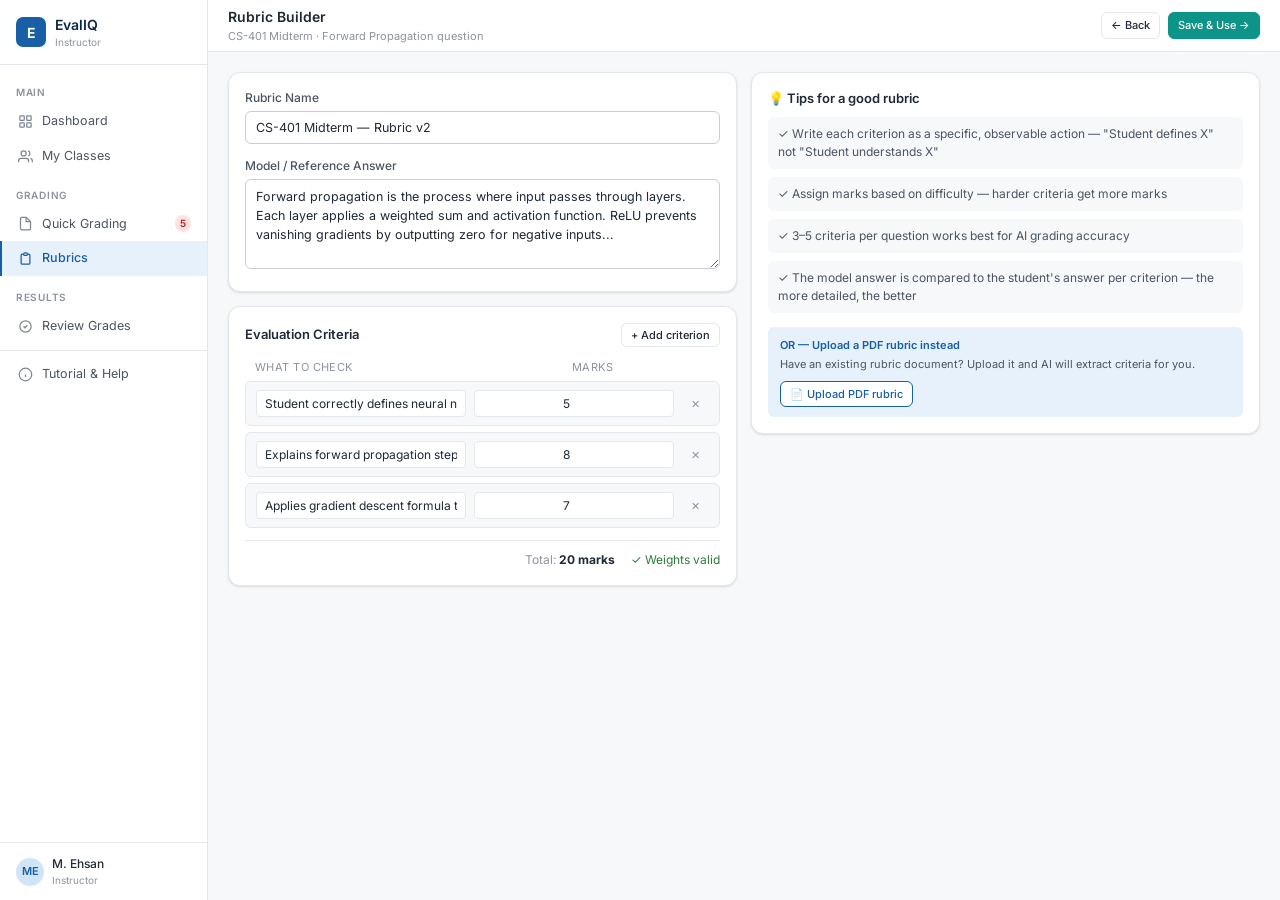
<file: pages/rubric-builder.html>
<!DOCTYPE html>
<html lang="en">
<head>
<meta charset="UTF-8"/>
<meta name="viewport" content="width=device-width, initial-scale=1"/>
<title>Rubric Builder — EvalIQ</title>
<link href="https://fonts.googleapis.com/css2?family=Inter:wght@300;400;500;600&display=swap" rel="stylesheet"/>
<link rel="stylesheet" href="../css/style.css"/>
<link rel="stylesheet" href="../css/rubric.css"/>

</head>
<body>
<div class="app-shell">
<nav class="sidebar">
  <div class="sb-logo">
    <div class="sb-logo-mark">E</div>
    <div><div class="sb-logo-text">EvalIQ</div><div class="sb-logo-sub">Instructor</div></div>
  </div>
  <div class="sb-nav" style="padding:6px 0">
    <div class="sb-section">Main</div>
    <a class="sb-link" href="dashboard.html"><svg viewBox="0 0 24 24" fill="none" stroke="currentColor" stroke-width="2"><rect x="3" y="3" width="7" height="7" rx="1"/><rect x="14" y="3" width="7" height="7" rx="1"/><rect x="3" y="14" width="7" height="7" rx="1"/><rect x="14" y="14" width="7" height="7" rx="1"/></svg><span class="sb-link-text">Dashboard</span></a>
    <a class="sb-link" href="classes.html"><svg viewBox="0 0 24 24" fill="none" stroke="currentColor" stroke-width="2"><path d="M17 21v-2a4 4 0 00-4-4H5a4 4 0 00-4 4v2"/><circle cx="9" cy="7" r="4"/><path d="M23 21v-2a4 4 0 00-3-3.87"/><path d="M16 3.13a4 4 0 010 7.75"/></svg><span class="sb-link-text">My Classes</span></a>
    <div class="sb-section">Grading</div>
    <a class="sb-link" href="quick-grading.html"><svg viewBox="0 0 24 24" fill="none" stroke="currentColor" stroke-width="2"><path d="M13 2H6a2 2 0 00-2 2v16a2 2 0 002 2h12a2 2 0 002-2V9z"/><polyline points="13 2 13 9 20 9"/></svg><span class="sb-link-text">Quick Grading</span><span class="sb-badge">5</span></a>
    <div class="sb-link on"><svg viewBox="0 0 24 24" fill="none" stroke="currentColor" stroke-width="2"><path d="M9 5H7a2 2 0 00-2 2v12a2 2 0 002 2h10a2 2 0 002-2V7a2 2 0 00-2-2h-2M9 5a2 2 0 002 2h2a2 2 0 002-2M9 5a2 2 0 012-2h2a2 2 0 012 2"/></svg><span class="sb-link-text">Rubrics</span></div>
    <div class="sb-section">Results</div>
    <a class="sb-link" href="review.html"><svg viewBox="0 0 24 24" fill="none" stroke="currentColor" stroke-width="2"><path d="M9 12l2 2 4-4m6 2a9 9 0 11-18 0 9 9 0 0118 0z"/></svg><span class="sb-link-text">Review Grades</span></a>
    <!--<a class="sb-link" href="analytics.html"><svg viewBox="0 0 24 24" fill="none" stroke="currentColor" stroke-width="2"><path d="M18 20V10M12 20V4M6 20v-6"/></svg><span class="sb-link-text">Analytics</span></a>-->
    <div class="sb-divider"></div>
    <a class="sb-link" href="tutorial.html"><svg viewBox="0 0 24 24" fill="none" stroke="currentColor" stroke-width="2"><circle cx="12" cy="12" r="10"/><path d="M12 16v-4M12 8h.01"/></svg><span class="sb-link-text">Tutorial & Help</span></a>
  </div>
  <div class="sb-footer">
    <div class="avatar">ME</div>
    <div><div class="av-name">M. Ehsan</div><div class="av-role">Instructor</div></div>
  </div>
</nav>
<div class="main-area">
  <div class="topbar">
    <div><div class="tb-title">Rubric Builder</div><div class="tb-sub">CS-401 Midterm · Forward Propagation question</div></div>
    <div class="tb-right"><a class="btn btn-sm" href="rubric-select.html">← Back</a><a class="btn btn-teal btn-sm" href="quick-grading.html">Save &amp; Use →</a></div>
  </div>
  <div class="page-body">
    <div class="g2" style="align-items:start">
      <div>
        <div class="card" style="margin-bottom:14px">
          <div class="form-group"><label class="form-label">Rubric Name</label><input class="form-input" value="CS-401 Midterm — Rubric v2"/></div>
          <div class="form-group" style="margin-bottom:0"><label class="form-label">Model / Reference Answer</label><textarea class="form-input" style="height:90px">Forward propagation is the process where input passes through layers. Each layer applies a weighted sum and activation function. ReLU prevents vanishing gradients by outputting zero for negative inputs...</textarea></div>
        </div>
        <div class="card">
          <div style="display:flex;justify-content:space-between;align-items:center;margin-bottom:12px">
            <div class="card-title" style="margin-bottom:0">Evaluation Criteria</div>
            <button class="btn btn-sm" id="add-criterion-btn" type="button">+ Add criterion</button>
          </div>
          <div class="criterion-head">
            <div>What to check</div><div>Marks</div><div></div>
          </div>
          <div id="criteria-list">
            <div class="criterion-row">
              <input value="Student correctly defines neural network with biological analogy"/>
              <input class="criterion-marks" type="number" value="5"/>
              <button class="btn btn-ghost btn-sm js-remove-criterion" type="button">✕</button>
            </div>
            <div class="criterion-row">
              <input value="Explains forward propagation steps and activation functions"/>
              <input class="criterion-marks" type="number" value="8"/>
              <button class="btn btn-ghost btn-sm js-remove-criterion" type="button">✕</button>
            </div>
            <div class="criterion-row">
              <input value="Applies gradient descent formula to update weights"/>
              <input class="criterion-marks" type="number" value="7"/>
              <button class="btn btn-ghost btn-sm js-remove-criterion" type="button">✕</button>
            </div>
          </div>
          <div class="criterion-total">
            <span>Total: <strong id="criteria-total" style="color:var(--gray7)">20 marks</strong></span>
            <span style="color:var(--green)">✓ Weights valid</span>
          </div>
        </div>
      </div>
      <div class="card">
        <div class="card-title" style="margin-bottom:8px">💡 Tips for a good rubric</div>
        <div style="display:flex;flex-direction:column;gap:8px">
          <div class="criterion-tip">✓ Write each criterion as a specific, observable action — "Student defines X" not "Student understands X"</div>
          <div class="criterion-tip">✓ Assign marks based on difficulty — harder criteria get more marks</div>
          <div class="criterion-tip">✓ 3–5 criteria per question works best for AI grading accuracy</div>
          <div class="criterion-tip">✓ The model answer is compared to the student's answer per criterion — the more detailed, the better</div>
        </div>
        <div style="margin-top:14px;padding:10px 12px;background:var(--blue-light);border-radius:var(--r-sm)">
          <div style="font-size:11px;font-weight:600;color:var(--blue);margin-bottom:3px">OR — Upload a PDF rubric instead</div>
          <div style="font-size:11px;color:var(--gray6);margin-bottom:8px">Have an existing rubric document? Upload it and AI will extract criteria for you.</div>
          <a class="btn btn-sm" style="border-color:var(--blue);color:var(--blue)" href="rubric-select.html">📄 Upload PDF rubric</a>
        </div>
      </div>
    </div>
  </div>
</div>
</div>
<script src="../js/app.js" defer></script>
<script src="../js/rubric.js" defer></script>
</body>
</html>
</file>
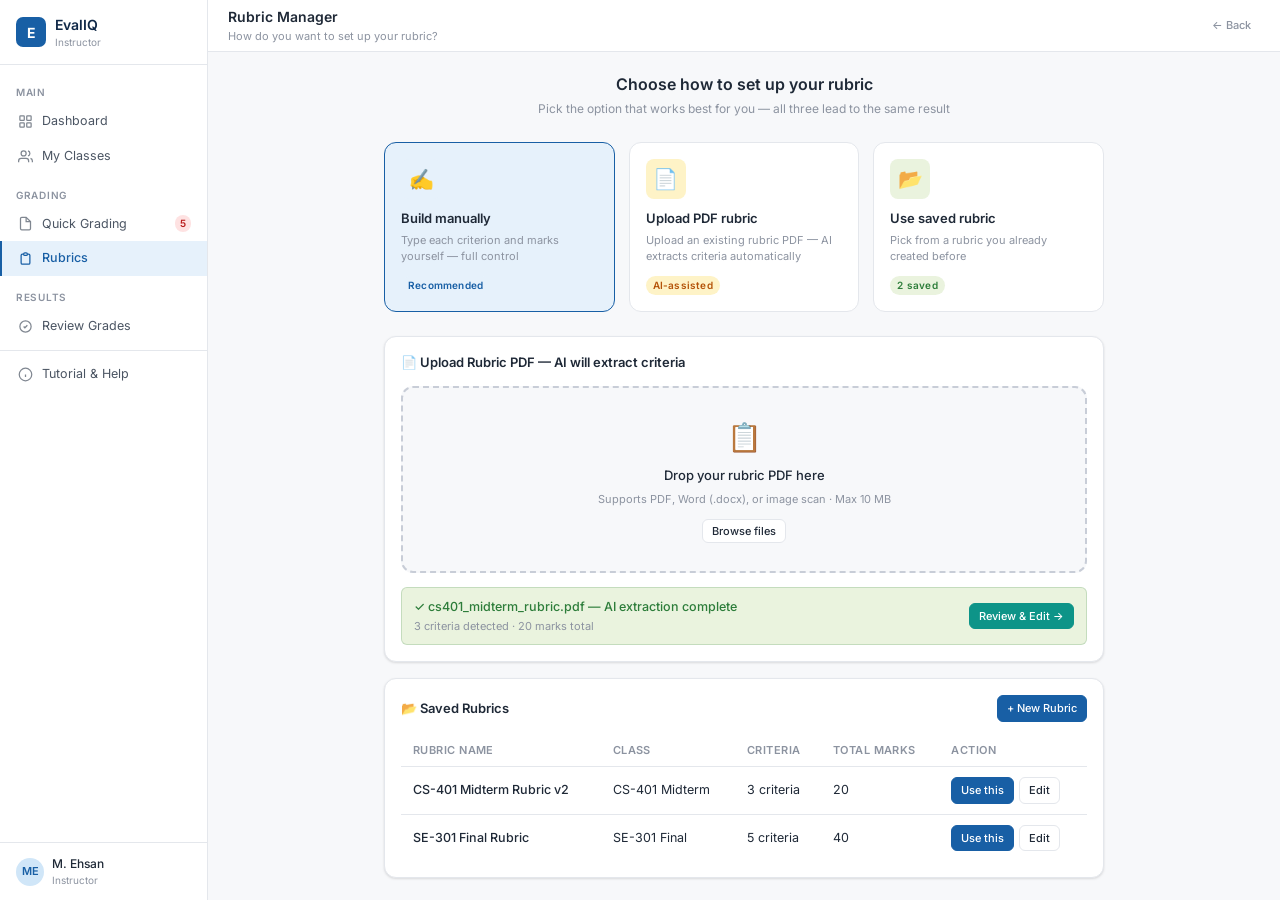
<file: pages/rubric-select.html>
<!DOCTYPE html>
<html lang="en">
<head>
<meta charset="UTF-8"/>
<meta name="viewport" content="width=device-width, initial-scale=1"/>
<title>Rubric Manager — EvalIQ</title>
<link href="https://fonts.googleapis.com/css2?family=Inter:wght@300;400;500;600&display=swap" rel="stylesheet"/>
<link rel="stylesheet" href="../css/style.css"/>
<link rel="stylesheet" href="../css/rubric.css"/>

</head>
<body>
<div class="app-shell">
<nav class="sidebar">
  <div class="sb-logo">
    <div class="sb-logo-mark">E</div>
    <div><div class="sb-logo-text">EvalIQ</div><div class="sb-logo-sub">Instructor</div></div>
  </div>
  <div class="sb-nav" style="padding:6px 0">
    <div class="sb-section">Main</div>
    <a class="sb-link" href="dashboard.html"><svg viewBox="0 0 24 24" fill="none" stroke="currentColor" stroke-width="2"><rect x="3" y="3" width="7" height="7" rx="1"/><rect x="14" y="3" width="7" height="7" rx="1"/><rect x="3" y="14" width="7" height="7" rx="1"/><rect x="14" y="14" width="7" height="7" rx="1"/></svg><span class="sb-link-text">Dashboard</span></a>
    <a class="sb-link" href="classes.html"><svg viewBox="0 0 24 24" fill="none" stroke="currentColor" stroke-width="2"><path d="M17 21v-2a4 4 0 00-4-4H5a4 4 0 00-4 4v2"/><circle cx="9" cy="7" r="4"/><path d="M23 21v-2a4 4 0 00-3-3.87"/><path d="M16 3.13a4 4 0 010 7.75"/></svg><span class="sb-link-text">My Classes</span></a>
    <div class="sb-section">Grading</div>
    <a class="sb-link" href="quick-grading.html"><svg viewBox="0 0 24 24" fill="none" stroke="currentColor" stroke-width="2"><path d="M13 2H6a2 2 0 00-2 2v16a2 2 0 002 2h12a2 2 0 002-2V9z"/><polyline points="13 2 13 9 20 9"/></svg><span class="sb-link-text">Quick Grading</span><span class="sb-badge">5</span></a>
    <div class="sb-link on"><svg viewBox="0 0 24 24" fill="none" stroke="currentColor" stroke-width="2"><path d="M9 5H7a2 2 0 00-2 2v12a2 2 0 002 2h10a2 2 0 002-2V7a2 2 0 00-2-2h-2M9 5a2 2 0 002 2h2a2 2 0 002-2M9 5a2 2 0 012-2h2a2 2 0 012 2"/></svg><span class="sb-link-text">Rubrics</span></div>
    <div class="sb-section">Results</div>
    <a class="sb-link" href="review.html"><svg viewBox="0 0 24 24" fill="none" stroke="currentColor" stroke-width="2"><path d="M9 12l2 2 4-4m6 2a9 9 0 11-18 0 9 9 0 0118 0z"/></svg><span class="sb-link-text">Review Grades</span></a>
    <!--<a class="sb-link" href="analytics.html"><svg viewBox="0 0 24 24" fill="none" stroke="currentColor" stroke-width="2"><path d="M18 20V10M12 20V4M6 20v-6"/></svg><span class="sb-link-text">Analytics</span></a>-->
    <div class="sb-divider"></div>
    <a class="sb-link" href="tutorial.html"><svg viewBox="0 0 24 24" fill="none" stroke="currentColor" stroke-width="2"><circle cx="12" cy="12" r="10"/><path d="M12 16v-4M12 8h.01"/></svg><span class="sb-link-text">Tutorial & Help</span></a>
  </div>
  <div class="sb-footer">
    <div class="avatar">ME</div>
    <div><div class="av-name">M. Ehsan</div><div class="av-role">Instructor</div></div>
  </div>
</nav>
<div class="main-area">
  <div class="topbar">
    <div><div class="tb-title">Rubric Manager</div><div class="tb-sub">How do you want to set up your rubric?</div></div>
    <div class="tb-right"><a class="btn btn-sm btn-ghost" href="dashboard.html">← Back</a></div>
  </div>
  <div class="page-body">
    <div style="max-width:720px;margin:0 auto">
      <!-- How to add rubric heading -->
      <div style="text-align:center;margin-bottom:24px">
        <div style="font-size:16px;font-weight:600;color:var(--gray7);margin-bottom:4px">Choose how to set up your rubric</div>
        <div style="font-size:12px;color:var(--gray5)">Pick the option that works best for you — all three lead to the same result</div>
      </div>

      <!-- 3 rubric options -->
      <div class="g3" style="margin-bottom:24px">
        <a class="rubric-option selected" href="rubric-builder.html">
          <div class="rubric-option-icon" style="background:var(--blue-light)">✍️</div>
          <div class="rubric-option-title">Build manually</div>
          <div class="rubric-option-sub">Type each criterion and marks yourself — full control</div>
          <div style="margin-top:10px"><span class="badge bd-blue">Recommended</span></div>
        </a>
        <a class="rubric-option" href="rubric-builder.html">
          <div class="rubric-option-icon" style="background:#FEF3C7">📄</div>
          <div class="rubric-option-title">Upload PDF rubric</div>
          <div class="rubric-option-sub">Upload an existing rubric PDF — AI extracts criteria automatically</div>
          <div style="margin-top:10px"><span class="badge bd-amber">AI-assisted</span></div>
        </a>
        <div class="rubric-option">
          <div class="rubric-option-icon" style="background:var(--green-light)">📂</div>
          <div class="rubric-option-title">Use saved rubric</div>
          <div class="rubric-option-sub">Pick from a rubric you already created before</div>
          <div style="margin-top:10px"><span class="badge bd-green">2 saved</span></div>
        </div>
      </div>

      <!-- Upload PDF section -->
      <div class="card" style="margin-bottom:16px">
        <div class="card-title" style="margin-bottom:14px">📄 Upload Rubric PDF — AI will extract criteria</div>
        <div class="upload-zone" style="margin-bottom:14px">
          <div class="upload-icon">📋</div>
          <div style="font-size:13px;font-weight:500;margin-bottom:5px">Drop your rubric PDF here</div>
          <div style="font-size:11px;color:var(--gray5);margin-bottom:12px">Supports PDF, Word (.docx), or image scan · Max 10 MB</div>
          <button class="btn btn-sm" type="button">Browse files</button>
        </div>
        <div style="background:var(--green-light);border:1px solid rgba(45,125,58,.2);border-radius:var(--r-sm);padding:10px 12px;display:flex;justify-content:space-between;align-items:center">
          <div>
            <div style="font-size:12.5px;font-weight:500;color:var(--green)">✓ cs401_midterm_rubric.pdf — AI extraction complete</div>
            <div style="font-size:11px;color:var(--gray5);margin-top:1px">3 criteria detected · 20 marks total</div>
          </div>
          <a class="btn btn-sm btn-teal" href="rubric-builder.html">Review &amp; Edit →</a>
        </div>
      </div>

      <!-- Saved rubrics -->
      <div class="card">
        <div style="display:flex;justify-content:space-between;align-items:center;margin-bottom:12px">
          <div class="card-title" style="margin-bottom:0">📂 Saved Rubrics</div>
          <a class="btn btn-primary btn-sm" href="rubric-builder.html">+ New Rubric</a>
        </div>
        <table class="tbl">
          <thead><tr><th>Rubric Name</th><th>Class</th><th>Criteria</th><th>Total Marks</th><th>Action</th></tr></thead>
          <tbody>
            <tr>
              <td style="font-weight:500">CS-401 Midterm Rubric v2</td>
              <td>CS-401 Midterm</td>
              <td>3 criteria</td>
              <td>20</td>
              <td style="display:flex;gap:5px;padding:10px 12px"><a class="btn btn-sm btn-primary" href="quick-grading.html">Use this</a><a class="btn btn-sm" href="rubric-builder.html">Edit</a></td>
            </tr>
            <tr>
              <td style="font-weight:500">SE-301 Final Rubric</td>
              <td>SE-301 Final</td>
              <td>5 criteria</td>
              <td>40</td>
              <td style="display:flex;gap:5px;padding:10px 12px"><a class="btn btn-sm btn-primary" href="quick-grading.html">Use this</a><a class="btn btn-sm" href="rubric-builder.html">Edit</a></td>
            </tr>
          </tbody>
        </table>
      </div>
    </div>
  </div>
</div>
</div>
<script src="../js/app.js" defer></script>
<script src="../js/rubric.js" defer></script>
</body>
</html>
</file>
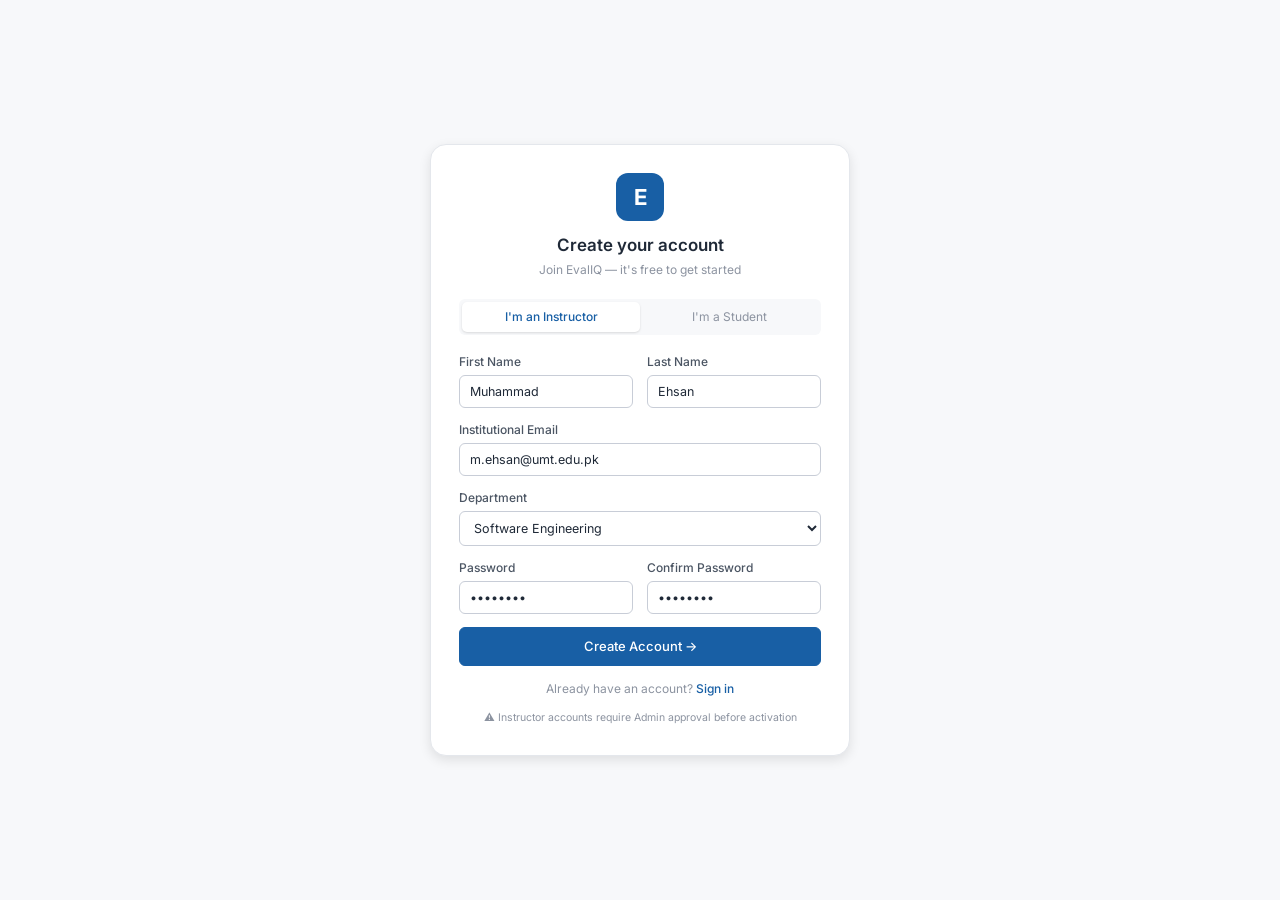
<file: pages/signup.html>
<!DOCTYPE html>
<html lang="en">
<head>
<meta charset="UTF-8"/>
<meta name="viewport" content="width=device-width, initial-scale=1"/>
<title>Sign Up — EvalIQ</title>
<link href="https://fonts.googleapis.com/css2?family=Inter:wght@300;400;500;600&display=swap" rel="stylesheet"/>
<link rel="stylesheet" href="../css/style.css"/>

</head>
<body>
<div class="auth-page">
  <div class="auth-box" style="max-width:420px">
    <div style="text-align:center;margin-bottom:20px">
      <div class="auth-mark">E</div>
      <div style="font-size:17px;font-weight:600;color:var(--gray7)">Create your account</div>
      <div style="font-size:12px;color:var(--gray5);margin-top:2px">Join EvalIQ — it's free to get started</div>
    </div>

    <div class="role-tabs">
      <div class="role-tab active">I'm an Instructor</div>
      <div class="role-tab">I'm a Student</div>
    </div>

    <div class="g2">
      <div class="form-group"><label class="form-label">First Name</label><input class="form-input" value="Muhammad" placeholder="First name"/></div>
      <div class="form-group"><label class="form-label">Last Name</label><input class="form-input" value="Ehsan" placeholder="Last name"/></div>
    </div>
    <div class="form-group"><label class="form-label">Institutional Email</label><input class="form-input" value="m.ehsan@umt.edu.pk" type="email"/></div>
    <div class="form-group">
      <label class="form-label">Department</label>
      <select class="form-input">
        <option>Software Engineering</option>
        <option>Computer Science</option>
        <option>Information Technology</option>
        <option>Electrical Engineering</option>
      </select>
    </div>
    <div class="g2">
      <div class="form-group"><label class="form-label">Password</label><input class="form-input" type="password" value="••••••••"/></div>
      <div class="form-group"><label class="form-label">Confirm Password</label><input class="form-input" type="password" value="••••••••"/></div>
    </div>
    <a class="btn btn-primary btn-full" href="dashboard.html">Create Account →</a>
    <div style="text-align:center;margin-top:14px;font-size:12px;color:var(--gray5)">
      Already have an account? <a href="login.html" style="color:var(--blue);font-weight:500">Sign in</a>
    </div>
    <div style="margin-top:12px;font-size:10.5px;color:var(--gray5);text-align:center;line-height:1.6">
      ⚠ Instructor accounts require Admin approval before activation
    </div>
  </div>
</div>
<script src="../js/app.js" defer></script>
</body>
</html>
</file>
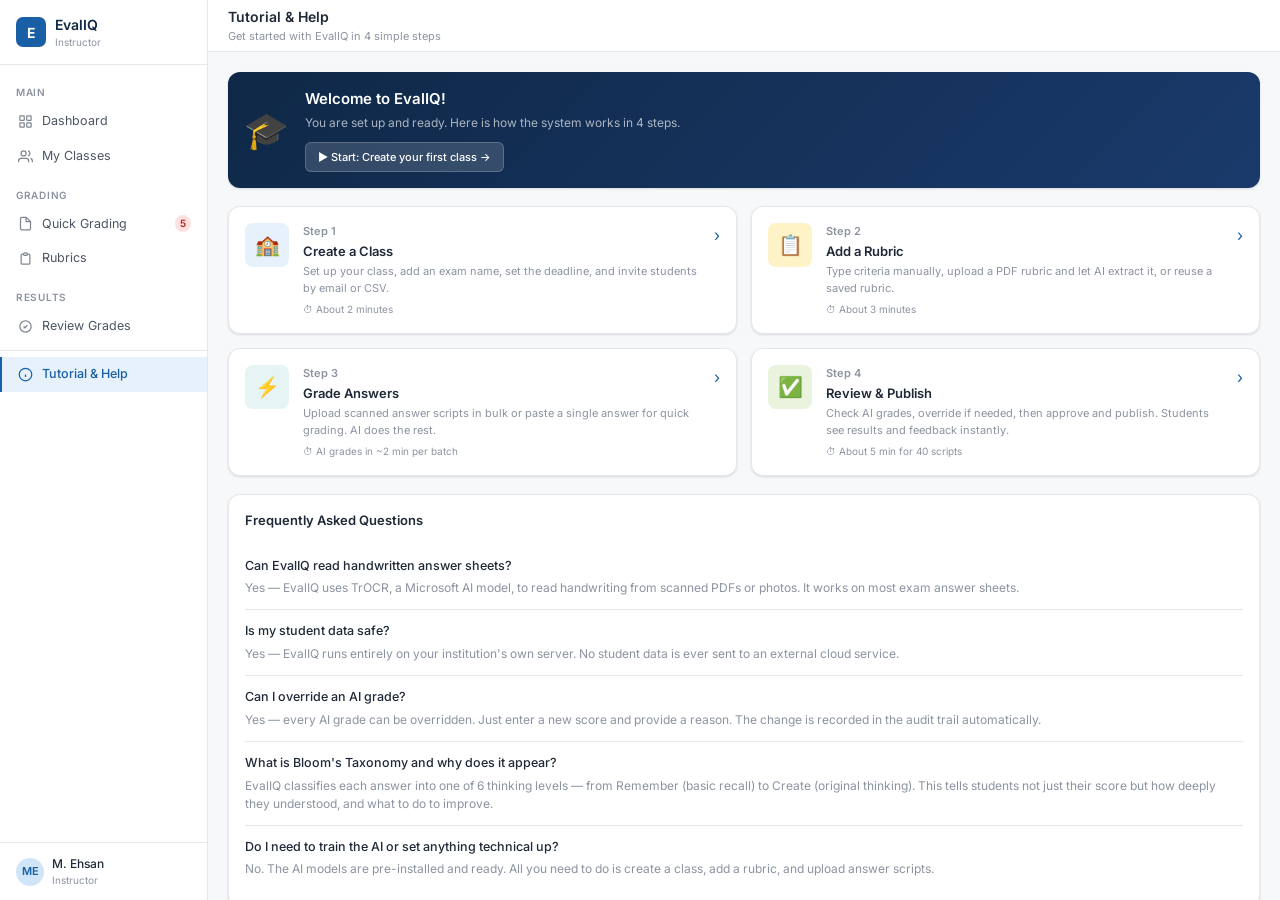
<file: pages/tutorial.html>
<!DOCTYPE html>
<html lang="en">
<head>
<meta charset="UTF-8"/>
<meta name="viewport" content="width=device-width, initial-scale=1"/>
<title>Tutorial &amp; Help — EvalIQ</title>
<link href="https://fonts.googleapis.com/css2?family=Inter:wght@300;400;500;600&display=swap" rel="stylesheet"/>
<link rel="stylesheet" href="../css/style.css"/>

</head>
<body>
<div class="app-shell">
<nav class="sidebar">
  <div class="sb-logo">
    <div class="sb-logo-mark">E</div>
    <div><div class="sb-logo-text">EvalIQ</div><div class="sb-logo-sub">Instructor</div></div>
  </div>
  <div class="sb-nav" style="padding:6px 0">
    <div class="sb-section">Main</div>
    <a class="sb-link" href="dashboard.html"><svg viewBox="0 0 24 24" fill="none" stroke="currentColor" stroke-width="2"><rect x="3" y="3" width="7" height="7" rx="1"/><rect x="14" y="3" width="7" height="7" rx="1"/><rect x="3" y="14" width="7" height="7" rx="1"/><rect x="14" y="14" width="7" height="7" rx="1"/></svg><span class="sb-link-text">Dashboard</span></a>
    <a class="sb-link" href="classes.html"><svg viewBox="0 0 24 24" fill="none" stroke="currentColor" stroke-width="2"><path d="M17 21v-2a4 4 0 00-4-4H5a4 4 0 00-4 4v2"/><circle cx="9" cy="7" r="4"/><path d="M23 21v-2a4 4 0 00-3-3.87"/><path d="M16 3.13a4 4 0 010 7.75"/></svg><span class="sb-link-text">My Classes</span></a>
    <div class="sb-section">Grading</div>
    <a class="sb-link" href="quick-grading.html"><svg viewBox="0 0 24 24" fill="none" stroke="currentColor" stroke-width="2"><path d="M13 2H6a2 2 0 00-2 2v16a2 2 0 002 2h12a2 2 0 002-2V9z"/><polyline points="13 2 13 9 20 9"/></svg><span class="sb-link-text">Quick Grading</span><span class="sb-badge">5</span></a>
    <a class="sb-link" href="rubric-select.html"><svg viewBox="0 0 24 24" fill="none" stroke="currentColor" stroke-width="2"><path d="M9 5H7a2 2 0 00-2 2v12a2 2 0 002 2h10a2 2 0 002-2V7a2 2 0 00-2-2h-2M9 5a2 2 0 002 2h2a2 2 0 002-2M9 5a2 2 0 012-2h2a2 2 0 012 2"/></svg><span class="sb-link-text">Rubrics</span></a>
    <div class="sb-section">Results</div>
    <a class="sb-link" href="review.html"><svg viewBox="0 0 24 24" fill="none" stroke="currentColor" stroke-width="2"><path d="M9 12l2 2 4-4m6 2a9 9 0 11-18 0 9 9 0 0118 0z"/></svg><span class="sb-link-text">Review Grades</span></a>
    <!--<a class="sb-link" href="analytics.html"><svg viewBox="0 0 24 24" fill="none" stroke="currentColor" stroke-width="2"><path d="M18 20V10M12 20V4M6 20v-6"/></svg><span class="sb-link-text">Analytics</span></a>-->
    <div class="sb-divider"></div>
    <div class="sb-link on"><svg viewBox="0 0 24 24" fill="none" stroke="currentColor" stroke-width="2"><circle cx="12" cy="12" r="10"/><path d="M12 16v-4M12 8h.01"/></svg><span class="sb-link-text">Tutorial & Help</span></div>
  </div>
  <div class="sb-footer">
    <div class="avatar">ME</div>
    <div><div class="av-name">M. Ehsan</div><div class="av-role">Instructor</div></div>
  </div>
</nav>
<div class="main-area">
  <div class="topbar">
    <div><div class="tb-title">Tutorial &amp; Help</div><div class="tb-sub">Get started with EvalIQ in 4 simple steps</div></div>
    
  </div>
  <div class="page-body">
    <!-- Getting started strip -->
    <div class="card" style="margin-bottom:18px;background:linear-gradient(135deg,var(--navy) 0%,#1A3A6B 100%);border:none">
      <div style="display:flex;align-items:center;gap:16px">
        <div style="font-size:36px">🎓</div>
        <div>
          <div style="font-size:15px;font-weight:600;color:#fff;margin-bottom:3px">Welcome to EvalIQ!</div>
          <div style="font-size:12px;color:rgba(255,255,255,.65);margin-bottom:10px">You are set up and ready. Here is how the system works in 4 steps.</div>
          <a class="btn" style="background:rgba(255,255,255,.15);border-color:rgba(255,255,255,.2);color:#fff;font-size:11px" href="create-class.html">▶ Start: Create your first class →</a>
        </div>
      </div>
    </div>

    <!-- 4 steps -->
    <div class="g2" style="margin-bottom:18px">
      <a class="tut-card" href="create-class.html">
        <div class="tut-icon" style="background:var(--blue-light)">🏫</div>
        <div style="flex:1">
          <div class="tut-num">Step 1</div>
          <div class="tut-title">Create a Class</div>
          <div class="tut-sub">Set up your class, add an exam name, set the deadline, and invite students by email or CSV.</div>
          <div class="tut-time">⏱ About 2 minutes</div>
        </div>
        <div style="color:var(--blue);font-size:16px">›</div>
      </a>
      <a class="tut-card" href="rubric-select.html">
        <div class="tut-icon" style="background:#FEF3C7">📋</div>
        <div style="flex:1">
          <div class="tut-num">Step 2</div>
          <div class="tut-title">Add a Rubric</div>
          <div class="tut-sub">Type criteria manually, upload a PDF rubric and let AI extract it, or reuse a saved rubric.</div>
          <div class="tut-time">⏱ About 3 minutes</div>
        </div>
        <div style="color:var(--blue);font-size:16px">›</div>
      </a>
      <a class="tut-card" href="quick-grading.html">
        <div class="tut-icon" style="background:var(--teal-light)">⚡</div>
        <div style="flex:1">
          <div class="tut-num">Step 3</div>
          <div class="tut-title">Grade Answers</div>
          <div class="tut-sub">Upload scanned answer scripts in bulk or paste a single answer for quick grading. AI does the rest.</div>
          <div class="tut-time">⏱ AI grades in ~2 min per batch</div>
        </div>
        <div style="color:var(--blue);font-size:16px">›</div>
      </a>
      <a class="tut-card" href="review.html">
        <div class="tut-icon" style="background:var(--green-light)">✅</div>
        <div style="flex:1">
          <div class="tut-num">Step 4</div>
          <div class="tut-title">Review &amp; Publish</div>
          <div class="tut-sub">Check AI grades, override if needed, then approve and publish. Students see results and feedback instantly.</div>
          <div class="tut-time">⏱ About 5 min for 40 scripts</div>
        </div>
        <div style="color:var(--blue);font-size:16px">›</div>
      </a>
    </div>

    <!-- FAQ -->
    <div class="card">
      <div class="card-title" style="margin-bottom:14px">Frequently Asked Questions</div>
      <div style="display:flex;flex-direction:column;gap:0">
        <div class="faq-item">
          <div class="faq-q">Can EvalIQ read handwritten answer sheets?</div>
          <div class="faq-a">Yes — EvalIQ uses TrOCR, a Microsoft AI model, to read handwriting from scanned PDFs or photos. It works on most exam answer sheets.</div>
        </div>
        <div class="faq-item">
          <div class="faq-q">Is my student data safe?</div>
          <div class="faq-a">Yes — EvalIQ runs entirely on your institution's own server. No student data is ever sent to an external cloud service.</div>
        </div>
        <div class="faq-item">
          <div class="faq-q">Can I override an AI grade?</div>
          <div class="faq-a">Yes — every AI grade can be overridden. Just enter a new score and provide a reason. The change is recorded in the audit trail automatically.</div>
        </div>
        <div class="faq-item">
          <div class="faq-q">What is Bloom's Taxonomy and why does it appear?</div>
          <div class="faq-a">EvalIQ classifies each answer into one of 6 thinking levels — from Remember (basic recall) to Create (original thinking). This tells students not just their score but how deeply they understood, and what to do to improve.</div>
        </div>
        <div class="faq-item">
          <div class="faq-q">Do I need to train the AI or set anything technical up?</div>
          <div class="faq-a">No. The AI models are pre-installed and ready. All you need to do is create a class, add a rubric, and upload answer scripts.</div>
        </div>
      </div>
    </div>
  </div>
</div>
</div>
<script src="../js/app.js" defer></script>
</body>
</html>
</file>
<file: css/style.css>
/* ════════════════════════════════════════════
   EvalIQ — Common Styles
   Shared across every page: reset, design tokens,
   layout shell, sidebar, topbar, buttons, cards,
   forms, tables, badges, progress bars, and other
   primitives reused by the page-specific stylesheets.
   ════════════════════════════════════════════ */

*{box-sizing:border-box;margin:0;padding:0}
:root{
  --bg:#F7F8FA;--white:#FFFFFF;--card:#FFFFFF;
  --navy:#0F2847;--blue:#185FA5;--blue-light:#E6F1FB;--blue-mid:#D0E6F8;
  --teal:#0D9488;--teal-light:#E6F5F3;
  --green:#2D7D3A;--green-light:#EAF3DE;
  --amber:#B45309;--amber-light:#FEF3C7;
  --red:#B91C1C;--red-light:#FEE2E2;
  --purple:#534AB7;--purple-light:#EEEDFE;
  --gray1:#F7F8FA;--gray2:#F0F2F5;--gray3:#E4E7EC;
  --gray4:#C8CDD7;--gray5:#8C93A0;--gray6:#4B5563;--gray7:#1F2937;
  --border:#E4E7EC;--border2:#C8CDD7;
  --r:8px;--r-sm:6px;--r-lg:12px;--r-xl:16px;
  --shadow:0 1px 3px rgba(0,0,0,.08),0 1px 2px rgba(0,0,0,.05);
  --shadow-md:0 4px 12px rgba(0,0,0,.1);
}
html,body{height:100%}
body{font-family:'Inter',sans-serif;background:var(--gray1);color:var(--gray7);font-size:13px;line-height:1.5}
a{color:inherit;text-decoration:none}

/* ── LAYOUT ── */
.app-shell{display:flex;height:100vh;overflow:hidden}
.sidebar{width:208px;background:var(--white);border-right:1px solid var(--border);display:flex;flex-direction:column;flex-shrink:0;overflow-y:auto}
.main-area{flex:1;display:flex;flex-direction:column;overflow:hidden}
.topbar{background:var(--white);border-bottom:1px solid var(--border);padding:0 20px;height:52px;display:flex;align-items:center;justify-content:space-between;flex-shrink:0}
.page-body{flex:1;overflow-y:auto;padding:20px;background:var(--gray1)}

/* ── SIDEBAR ── */
.sb-logo{padding:14px 16px;border-bottom:1px solid var(--border);display:flex;align-items:center;gap:9px}
.sb-logo-mark{width:30px;height:30px;background:var(--blue);border-radius:7px;display:flex;align-items:center;justify-content:center;color:#fff;font-weight:700;font-size:14px;flex-shrink:0}
.sb-logo-text{font-size:14px;font-weight:600;color:var(--navy)}
.sb-logo-sub{font-size:10px;color:var(--gray5)}
.sb-section{font-size:10px;font-weight:600;letter-spacing:.07em;text-transform:uppercase;color:var(--gray5);padding:14px 16px 4px}
.sb-link{display:flex;align-items:center;gap:9px;padding:8px 16px;font-size:12.5px;color:var(--gray6);cursor:pointer;border-left:2px solid transparent;transition:all .12s}
.sb-link:hover{background:var(--gray1);color:var(--gray7)}
.sb-link.on{background:var(--blue-light);color:var(--blue);border-left-color:var(--blue);font-weight:500}
.sb-link svg{width:15px;height:15px;flex-shrink:0;opacity:.7}
.sb-link.on svg{opacity:1}
.sb-badge{background:var(--red-light);color:var(--red);font-size:10px;font-weight:600;padding:1px 5px;border-radius:10px;margin-left:auto}
.sb-divider{height:1px;background:var(--border);margin:6px 0}
.sb-footer{padding:12px 16px;border-top:1px solid var(--border);margin-top:auto;display:flex;align-items:center;gap:8px}
.avatar{width:28px;height:28px;border-radius:50%;background:var(--blue-mid);color:var(--blue);display:flex;align-items:center;justify-content:center;font-size:11px;font-weight:600;flex-shrink:0}
.av-name{font-size:12px;font-weight:500;color:var(--gray7)}
.av-role{font-size:10px;color:var(--gray5)}

/* ── TOPBAR ── */
.tb-title{font-size:14px;font-weight:600;color:var(--gray7)}
.tb-sub{font-size:11px;color:var(--gray5);margin-top:1px}
.tb-right{display:flex;align-items:center;gap:8px}

/* ── BUTTONS ── */
.btn{display:inline-flex;align-items:center;gap:5px;padding:6px 12px;border-radius:var(--r-sm);font-family:inherit;font-size:12px;font-weight:500;cursor:pointer;border:1px solid var(--border);background:var(--white);color:var(--gray7);transition:all .12s;white-space:nowrap}
.btn:hover{background:var(--gray1);border-color:var(--border2)}
.btn-primary{background:var(--blue);border-color:var(--blue);color:#fff}.btn-primary:hover{background:#1451A0}
.btn-teal{background:var(--teal);border-color:var(--teal);color:#fff}.btn-teal:hover{background:#0B7A71}
.btn-danger{background:var(--red-light);border-color:rgba(185,28,28,.2);color:var(--red)}
.btn-sm{padding:4px 9px;font-size:11px}
.btn-ghost{background:transparent;border:none;color:var(--gray5)}.btn-ghost:hover{color:var(--gray7);background:var(--gray2)}
.btn-full{width:100%;justify-content:center;padding:9px 12px;font-size:13px}

/* ── CARDS ── */
.card{background:var(--white);border:1px solid var(--border);border-radius:var(--r-lg);padding:16px;box-shadow:var(--shadow)}
.card-title{font-size:13px;font-weight:600;color:var(--gray7);margin-bottom:12px}
.card-sub{font-size:11px;color:var(--gray5);margin-top:2px}
.g2{display:grid;grid-template-columns:1fr 1fr;gap:14px}
.g3{display:grid;grid-template-columns:1fr 1fr 1fr;gap:14px}
.g4{display:grid;grid-template-columns:repeat(4,1fr);gap:12px}

/* ── STAT CARD ── */
.stat{background:var(--white);border:1px solid var(--border);border-radius:var(--r-lg);padding:14px 16px;box-shadow:var(--shadow)}
.stat-num{font-size:24px;font-weight:600;color:var(--gray7);line-height:1}
.stat-lbl{font-size:11px;color:var(--gray5);margin-top:4px}
.stat-chg{font-size:11px;margin-top:6px}

/* ── FORM ── */
.form-group{margin-bottom:13px}
.form-label{display:block;font-size:12px;font-weight:500;color:var(--gray6);margin-bottom:4px}
.form-input{width:100%;padding:8px 10px;font-size:12.5px;border:1px solid var(--border2);border-radius:var(--r-sm);background:var(--white);color:var(--gray7);transition:border .12s;font-family:inherit}
.form-input:focus{outline:none;border-color:var(--blue);box-shadow:0 0 0 3px rgba(24,95,165,.12)}
.form-input::placeholder{color:var(--gray4)}
select.form-input option{background:var(--white)}
textarea.form-input{resize:vertical;min-height:72px;line-height:1.5}

/* ── TABLE ── */
.tbl{width:100%;border-collapse:collapse}
.tbl th{font-size:11px;font-weight:600;color:var(--gray5);text-align:left;padding:8px 12px;border-bottom:1px solid var(--border);letter-spacing:.04em;text-transform:uppercase}
.tbl td{padding:10px 12px;border-bottom:1px solid var(--border);font-size:12.5px;color:var(--gray7)}
.tbl tr:last-child td{border-bottom:none}
.tbl tr:hover td{background:var(--gray1)}

/* ── BADGE ── */
.badge{display:inline-flex;align-items:center;gap:3px;padding:2px 7px;border-radius:20px;font-size:10px;font-weight:600;letter-spacing:.02em}
.bd-blue{background:var(--blue-light);color:var(--blue)}
.bd-teal{background:var(--teal-light);color:var(--teal)}
.bd-green{background:var(--green-light);color:var(--green)}
.bd-amber{background:var(--amber-light);color:var(--amber)}
.bd-red{background:var(--red-light);color:var(--red)}
.bd-purple{background:var(--purple-light);color:var(--purple)}
.bd-gray{background:var(--gray2);color:var(--gray5)}

/* ── PROGRESS ── */
.prog{height:5px;background:var(--gray2);border-radius:3px;overflow:hidden}
.prog-fill{height:100%;border-radius:3px;background:var(--blue);transition:width .4s ease}

/* ── UPLOAD ZONE ── */
.upload-zone{border:2px dashed var(--border2);border-radius:var(--r-lg);padding:28px 20px;text-align:center;cursor:pointer;transition:all .15s;background:var(--gray1)}
.upload-zone:hover{border-color:var(--blue);background:var(--blue-light)}
.upload-icon{font-size:28px;margin-bottom:8px;color:var(--gray4)}
.upload-zone:hover .upload-icon{color:var(--blue)}

/* ── BLOOM'S TAXONOMY TAGS ── */
.bloom{display:inline-flex;align-items:center;gap:4px;font-size:11px;font-weight:500;padding:3px 8px;border-radius:99px}
.bl-1{background:var(--blue-light);color:var(--blue)}
.bl-2{background:var(--green-light);color:var(--green)}
.bl-3{background:var(--purple-light);color:var(--purple)}
.bl-4{background:var(--amber-light);color:var(--amber)}
.bl-5{background:#FBEAF0;color:#72243E}
.bl-6{background:var(--red-light);color:var(--red)}

/* ── GENERIC STEP LIST (reusable) ── */
.step-row{display:flex;align-items:flex-start;gap:14px;margin-bottom:16px}
.step-num{width:28px;height:28px;border-radius:50%;background:var(--blue);color:#fff;font-size:12px;font-weight:600;display:flex;align-items:center;justify-content:center;flex-shrink:0}
.step-done{background:var(--green)}
.step-content{flex:1;padding-top:3px}
.step-title{font-size:13px;font-weight:500;color:var(--gray7)}
.step-sub{font-size:11px;color:var(--gray5);margin-top:2px}

/* ── NOTIFY BANNER ── */
.notif{background:var(--teal-light);border:1px solid rgba(13,148,136,.25);border-radius:var(--r-sm);padding:9px 12px;font-size:12px;color:var(--teal);display:flex;align-items:center;justify-content:space-between;gap:7px;margin-bottom:14px}
.notif-close{background:none;border:none;cursor:pointer;color:inherit;opacity:.6;font-size:13px;line-height:1;padding:0 2px}
.notif-close:hover{opacity:1}
.warn{background:var(--amber-light);border:1px solid rgba(180,83,9,.25);color:var(--amber)}

/* ── AUTH PAGES (login / signup) ── */
.auth-page{min-height:100vh;background:var(--gray1);display:flex;align-items:center;justify-content:center;padding:20px}
.auth-box{width:100%;max-width:380px;background:var(--white);border:1px solid var(--border);border-radius:var(--r-xl);padding:28px;box-shadow:var(--shadow-md)}
.auth-mark{width:48px;height:48px;background:var(--blue);border-radius:12px;display:flex;align-items:center;justify-content:center;color:#fff;font-weight:700;font-size:22px;margin:0 auto 12px}
.role-tabs{display:flex;background:var(--gray1);border-radius:var(--r-sm);padding:3px;margin-bottom:18px}
.role-tab{flex:1;padding:6px;text-align:center;font-size:12px;color:var(--gray5);cursor:pointer;border-radius:5px;transition:all .12s}
.role-tab.active{background:var(--white);font-weight:500;color:var(--blue);box-shadow:var(--shadow)}

/* ── TUTORIAL CARD (no dedicated stylesheet — used only on tutorial.html) ── */
.tut-card{background:var(--white);border:1px solid var(--border);border-radius:var(--r-lg);padding:16px;display:flex;gap:14px;align-items:flex-start;cursor:pointer;transition:all .12s;box-shadow:var(--shadow)}
.tut-card:hover{border-color:var(--blue);box-shadow:var(--shadow-md)}
.tut-icon{width:44px;height:44px;border-radius:var(--r);display:flex;align-items:center;justify-content:center;font-size:20px;flex-shrink:0}
.tut-num{font-size:11px;font-weight:600;color:var(--gray5);margin-bottom:2px}
.tut-title{font-size:13px;font-weight:600;color:var(--gray7)}
.tut-sub{font-size:11px;color:var(--gray5);margin-top:2px}
.tut-time{font-size:10px;color:var(--gray5);margin-top:6px}
.faq-item{padding:12px 0;border-bottom:1px solid var(--border)}
.faq-item:last-child{border-bottom:none}
.faq-q{font-size:12.5px;font-weight:500;margin-bottom:4px}
.faq-a{font-size:12px;color:var(--gray5)}

/* ── SCROLLBAR ── */
::-webkit-scrollbar{width:4px;height:4px}
::-webkit-scrollbar-track{background:transparent}
::-webkit-scrollbar-thumb{background:var(--border2);border-radius:2px}

/* ── RESPONSIVE ── */
@media (max-width:860px){
  .g2,.g3,.g4{grid-template-columns:1fr}
  .sidebar{width:64px}
  .sb-logo-text,.sb-logo-sub,.sb-link-text,.av-name,.av-role,.sb-section{display:none}
  .sb-link{justify-content:center;padding:10px}
  .sb-badge{display:none}
}
</file>
<file: css/classes.css>
/* ════════════════════════════════════════════
   EvalIQ — Classes styles
   Used by: pages/classes.html, pages/create-class.html
   ════════════════════════════════════════════ */

/* ── CLASS CARD (My Classes grid) ── */
.class-card{background:var(--white);border:1px solid var(--border);border-radius:var(--r-lg);padding:16px;box-shadow:var(--shadow);cursor:pointer;transition:all .12s;position:relative;overflow:hidden}
.class-card:hover{box-shadow:var(--shadow-md);border-color:var(--border2)}
.class-card-top{height:6px;position:absolute;top:0;left:0;right:0;border-radius:var(--r-lg) var(--r-lg) 0 0}
.class-card-meta{margin-top:8px}
.class-card-code{font-size:11px;color:var(--gray5);margin-bottom:4px}
.class-card-name{font-size:14px;font-weight:600;margin-bottom:6px}
.class-card-tags{display:flex;gap:6px;flex-wrap:wrap;margin-bottom:10px}
.class-card-progress-lbl{font-size:10px;color:var(--gray5);margin-top:4px}
.class-card-new{border-style:dashed;display:flex;align-items:center;justify-content:center;min-height:130px}
.class-card-new-inner{text-align:center;color:var(--gray5)}
.class-card-new-plus{font-size:24px;margin-bottom:6px}

/* ── CREATE CLASS — step indicator ── */
.cc-steps{display:flex;align-items:center;gap:0;margin-bottom:20px}
.cc-step{display:flex;align-items:center;gap:6px;padding:7px 14px;background:var(--white);border:1px solid var(--border);border-radius:var(--r-sm);font-size:12px;color:var(--gray5)}
.cc-step.active{background:var(--blue);color:#fff;border-color:var(--blue)}
.cc-step-num{width:18px;height:18px;background:var(--gray2);border-radius:50%;display:flex;align-items:center;justify-content:center;font-size:10px;font-weight:700;color:var(--gray5)}
.cc-step.active .cc-step-num{background:rgba(255,255,255,.3);color:#fff}
.cc-step-divider{width:24px;height:1px;background:var(--border2)}

/* ── CREATE CLASS — answer format checkboxes ── */
.format-options{display:flex;gap:8px;margin-top:4px}
.format-option{display:flex;align-items:center;gap:6px;font-size:12px;color:var(--gray6);cursor:pointer;padding:7px 10px;border:1px solid var(--border);border-radius:var(--r-sm)}
.format-option.checked{border-color:var(--blue);background:var(--blue-light)}
.format-option input{accent-color:var(--blue)}
</file>
<file: css/dashboard.css>
/* ════════════════════════════════════════════
   EvalIQ — Dashboard styles
   Used by: pages/dashboard.html
   ════════════════════════════════════════════ */

/* Quick action tiles in the "Quick Actions" card */
.quick-action{
  display:flex;align-items:center;gap:10px;
  border:1px solid var(--border);border-radius:var(--r-lg);
  padding:14px;cursor:pointer;transition:border-color .12s;
}
.quick-action:hover{border-color:var(--blue)}
.quick-action-icon{
  width:36px;height:36px;border-radius:var(--r-sm);
  display:flex;align-items:center;justify-content:center;
  font-size:18px;flex-shrink:0;
}
.quick-action-title{font-size:12.5px;font-weight:500}
.quick-action-sub{font-size:11px;color:var(--gray5)}

/* Stat tile accent colors used on the dashboard */
.stat-amber .stat-num{color:var(--amber)}
.stat-teal .stat-num{color:var(--teal)}
</file>
<file: css/grading.css>
/* ════════════════════════════════════════════
   EvalIQ — Grading styles
   Used by: pages/quick-grading.html, pages/review.html
   ════════════════════════════════════════════ */

/* ── QUICK GRADING — input mode toggle ── */
.input-mode{display:flex;gap:8px;margin-bottom:12px}
.input-mode-btn{}
.input-mode-btn.active{background:var(--blue-light);border-color:rgba(24,95,165,.2);color:var(--blue)}

/* ── QUICK GRADING — rubric pill shown after selection ── */
.rubric-pill{background:var(--blue-light);border:1px solid rgba(24,95,165,.2);border-radius:var(--r-sm);padding:10px 12px;display:flex;justify-content:space-between;align-items:center}
.rubric-pill-name{font-size:12.5px;font-weight:500;color:var(--blue)}
.rubric-pill-meta{font-size:11px;color:var(--gray5);margin-top:1px}

/* ── QUICK GRADING — AI result panel ── */
.result-score{font-size:28px;font-weight:600;color:var(--gray7)}
.result-score small{font-size:14px;color:var(--gray5);font-weight:400}
.result-meta{font-size:11px;color:var(--gray5);margin-top:2px}
.criterion-result{padding:10px;background:var(--gray1);border-radius:var(--r-sm)}
.criterion-result + .criterion-result{margin-top:8px}
.criterion-result-head{display:flex;justify-content:space-between;margin-bottom:4px}
.criterion-result-name{font-size:12px;font-weight:500}
.criterion-result-score{font-size:12px;font-weight:600}
.criterion-result-note{font-size:11px;color:var(--gray5);margin-top:5px}
.insight-box{background:var(--purple-light);border-radius:var(--r-sm);padding:10px;font-size:12px;color:var(--purple);line-height:1.6}

/* ── GRADE REVIEW — score cell with confidence bar ── */
.conf-cell .prog{width:80px;margin-top:3px}
</file>
<file: css/rubric.css>
/* ════════════════════════════════════════════
   EvalIQ — Rubric styles
   Used by: pages/rubric-select.html, pages/rubric-builder.html
   ════════════════════════════════════════════ */

/* ── RUBRIC OPTION CARD (3-way choice on Select Rubric) ── */
.rubric-option{border:1.5px solid var(--border);border-radius:var(--r-lg);padding:16px;cursor:pointer;transition:all .15s;background:var(--white)}
.rubric-option:hover{border-color:var(--blue);background:var(--blue-light)}
.rubric-option.selected{border-color:var(--blue);background:var(--blue-light)}
.rubric-option-icon{width:40px;height:40px;border-radius:var(--r);display:flex;align-items:center;justify-content:center;margin-bottom:10px;font-size:20px}
.rubric-option-title{font-size:13px;font-weight:600;color:var(--gray7);margin-bottom:3px}
.rubric-option-sub{font-size:11px;color:var(--gray5)}

/* ── RUBRIC BUILDER — criterion rows ── */
.criterion-row{display:flex;gap:8px;align-items:center;padding:8px 10px;background:var(--gray1);border:1px solid var(--border);border-radius:var(--r-sm);margin-bottom:6px}
.criterion-row input{flex:1;padding:5px 8px;font-size:12px;border:1px solid var(--border);border-radius:4px;background:var(--white);color:var(--gray7);font-family:inherit}
.criterion-marks{width:60px;padding:5px 8px;font-size:12px;border:1px solid var(--border);border-radius:4px;background:var(--white);color:var(--gray7);font-family:inherit;text-align:center}
.criterion-head{font-size:11px;color:var(--gray5);display:grid;grid-template-columns:3fr 80px 50px;gap:8px;padding:0 10px;margin-bottom:6px;text-transform:uppercase;letter-spacing:.04em}
.criterion-total{display:flex;justify-content:flex-end;gap:16px;margin-top:12px;padding-top:10px;border-top:1px solid var(--border);font-size:12px;color:var(--gray5)}
.criterion-tip{padding:8px 10px;background:var(--gray1);border-radius:var(--r-sm);font-size:12px;color:var(--gray6)}
</file>
